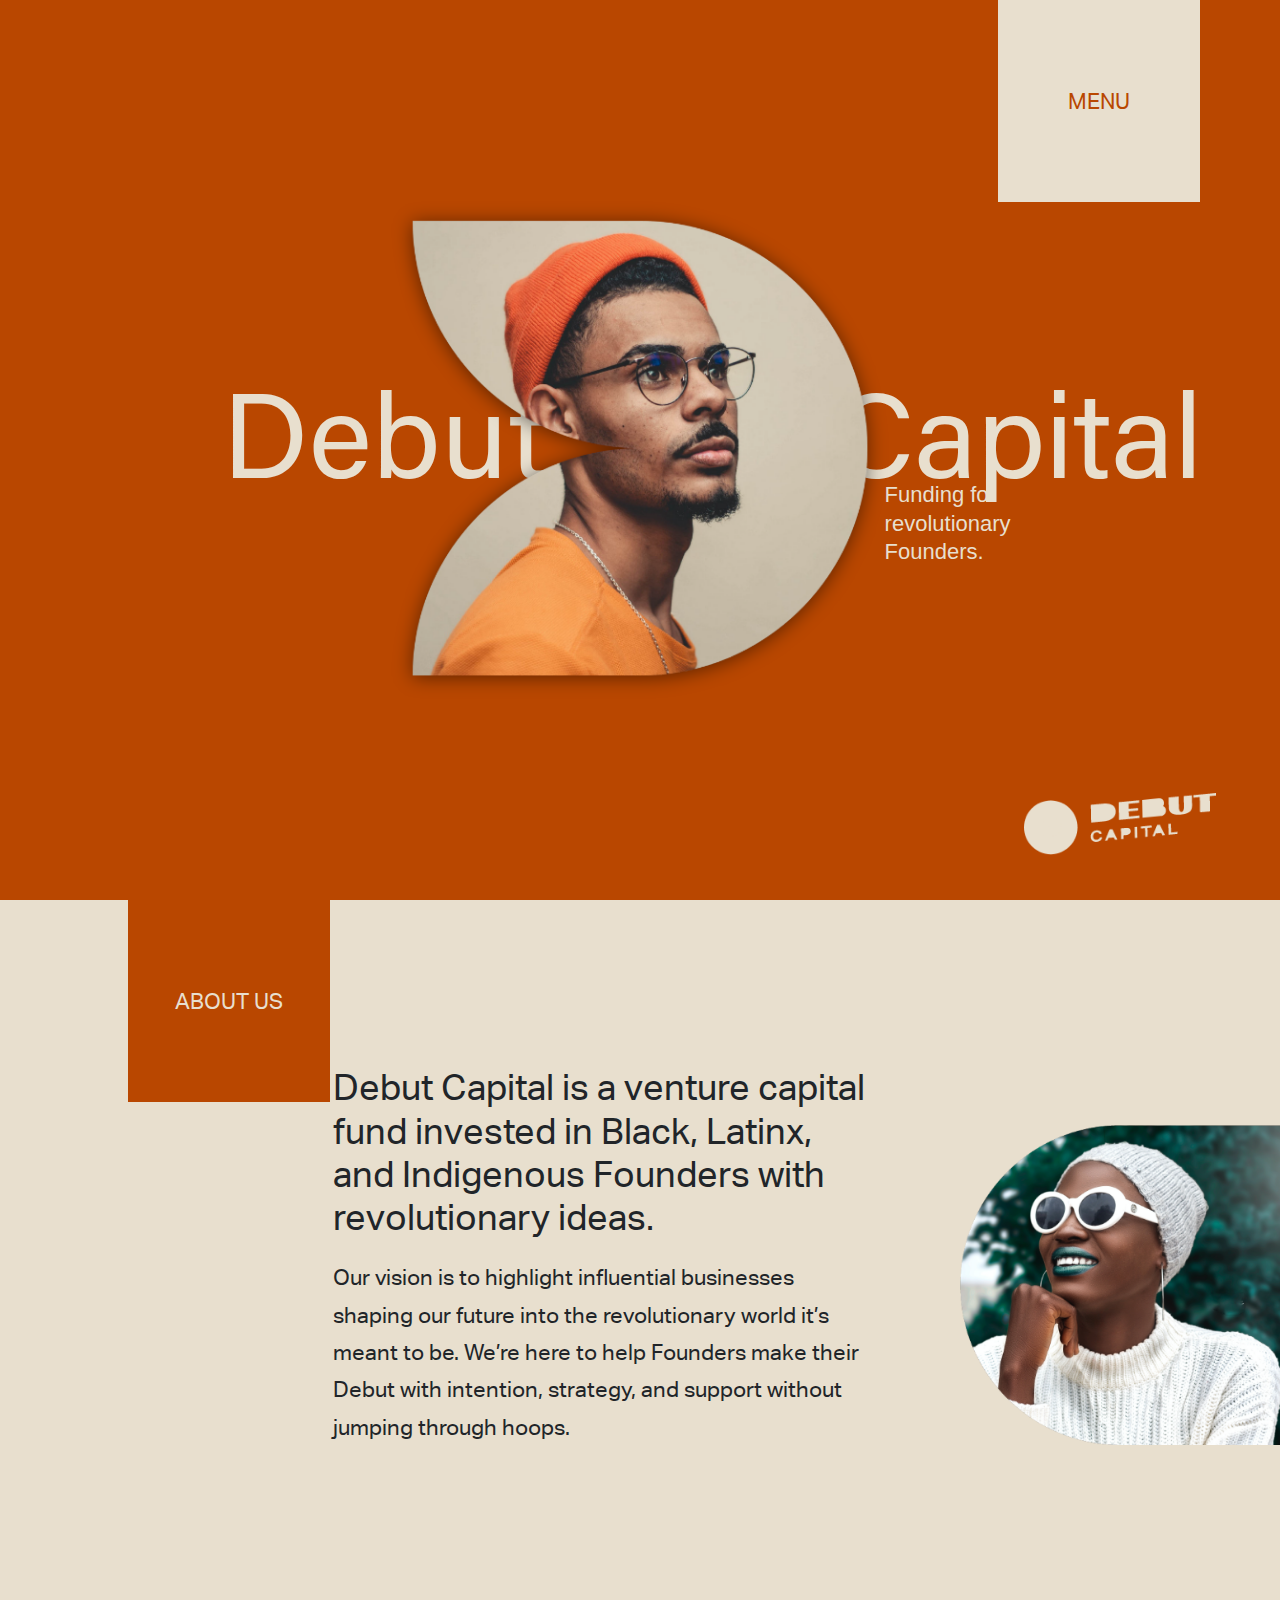
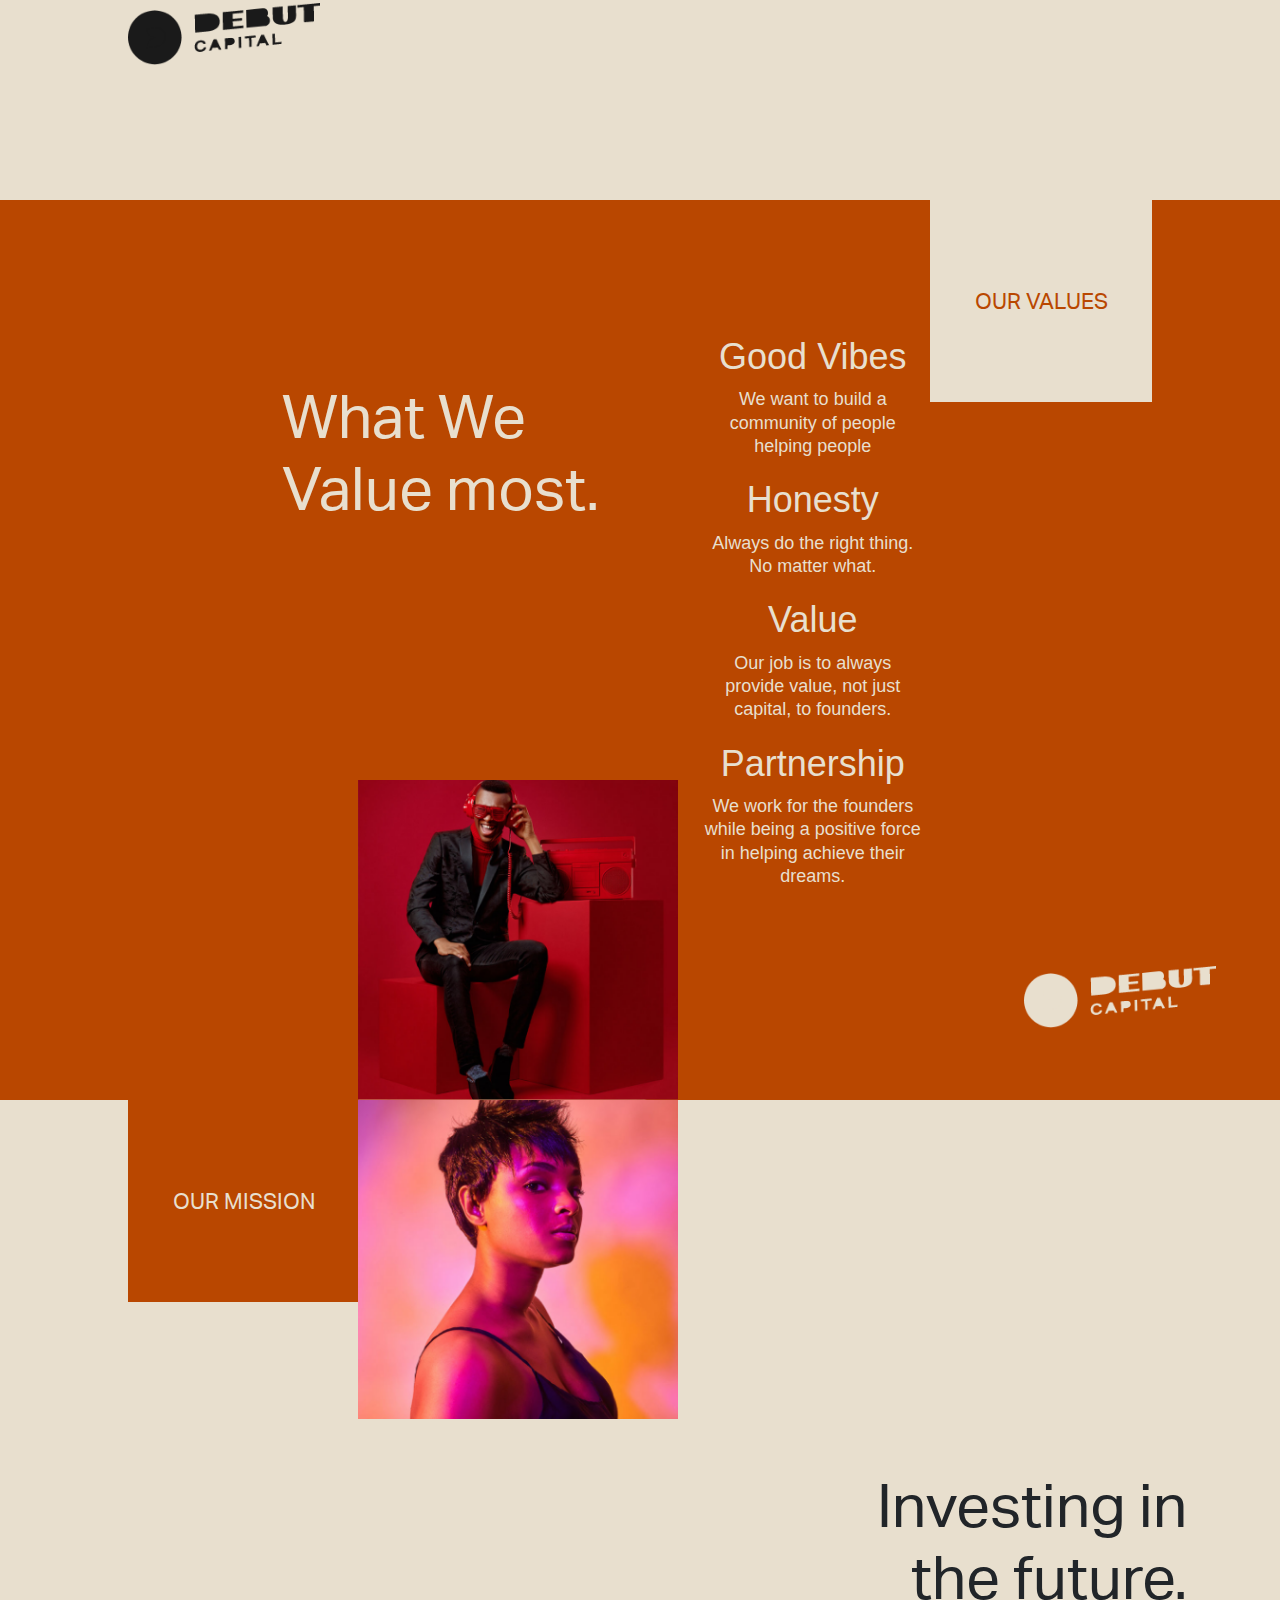
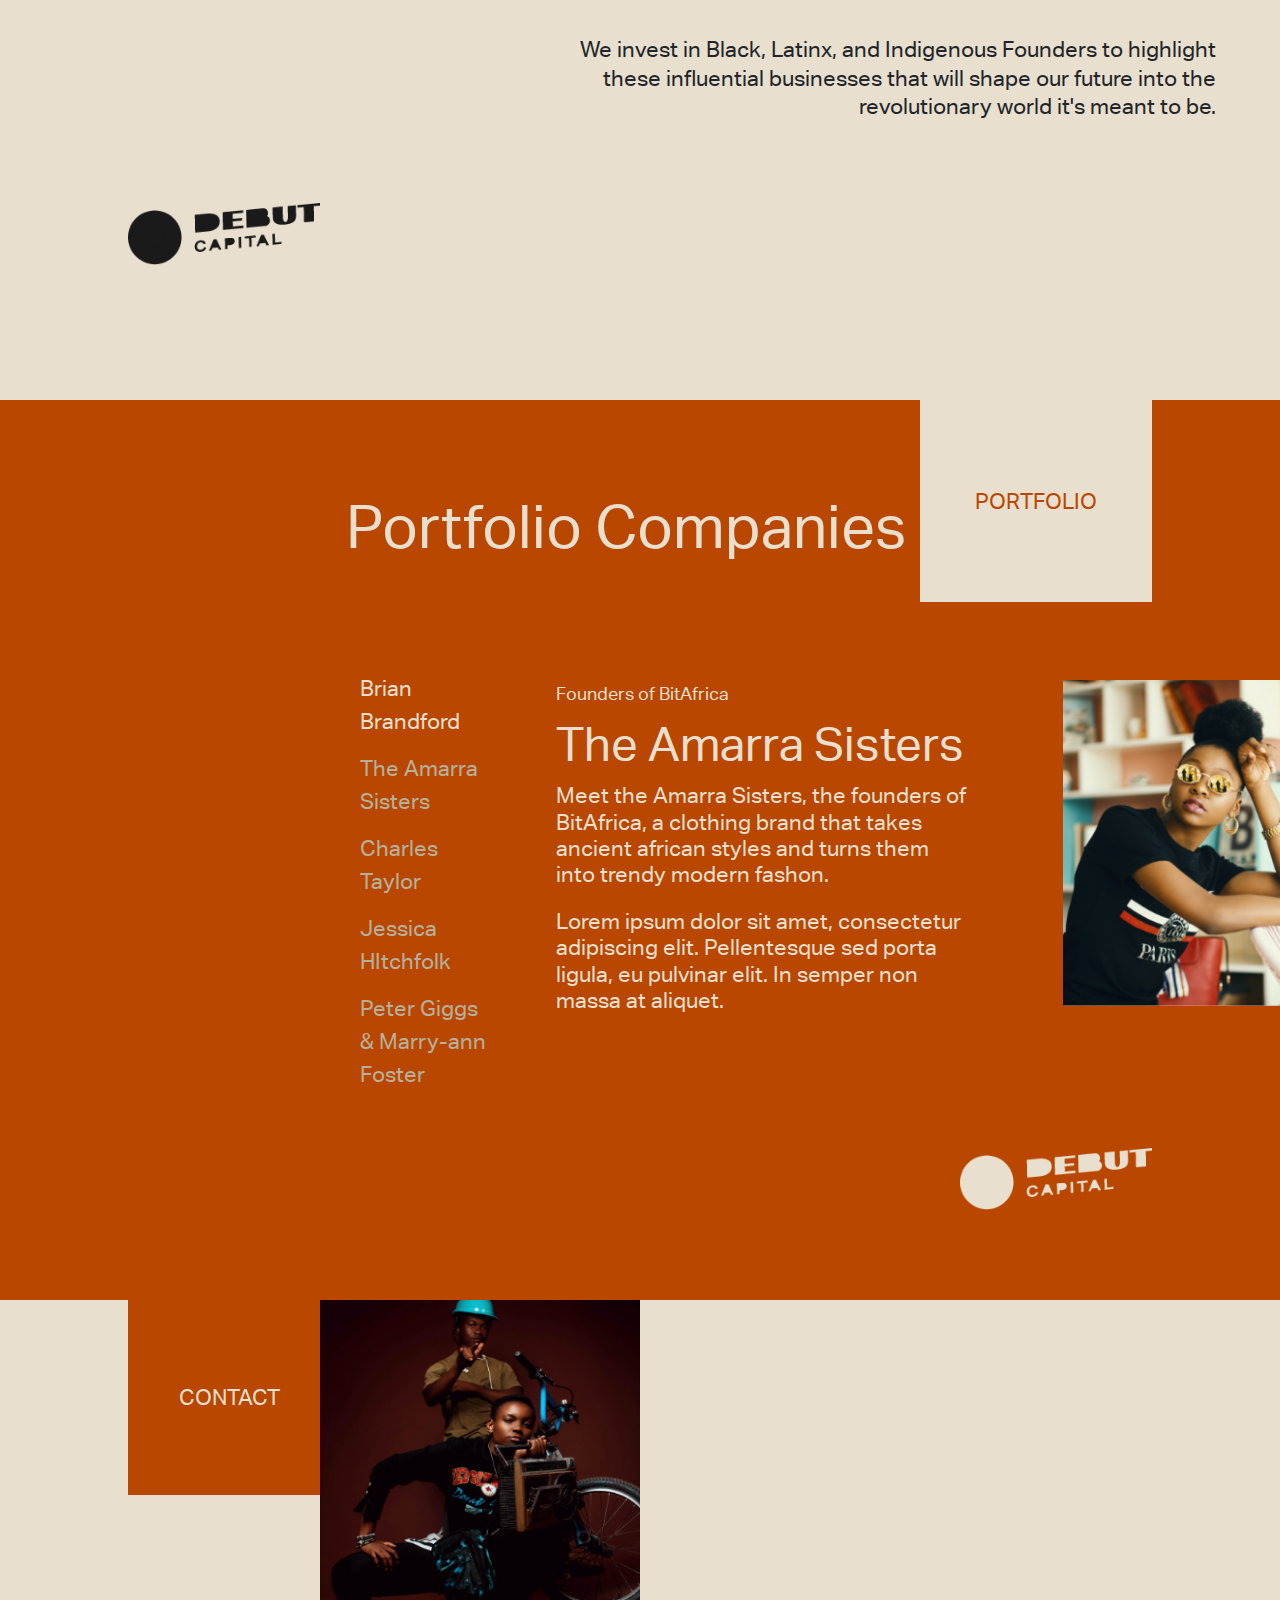
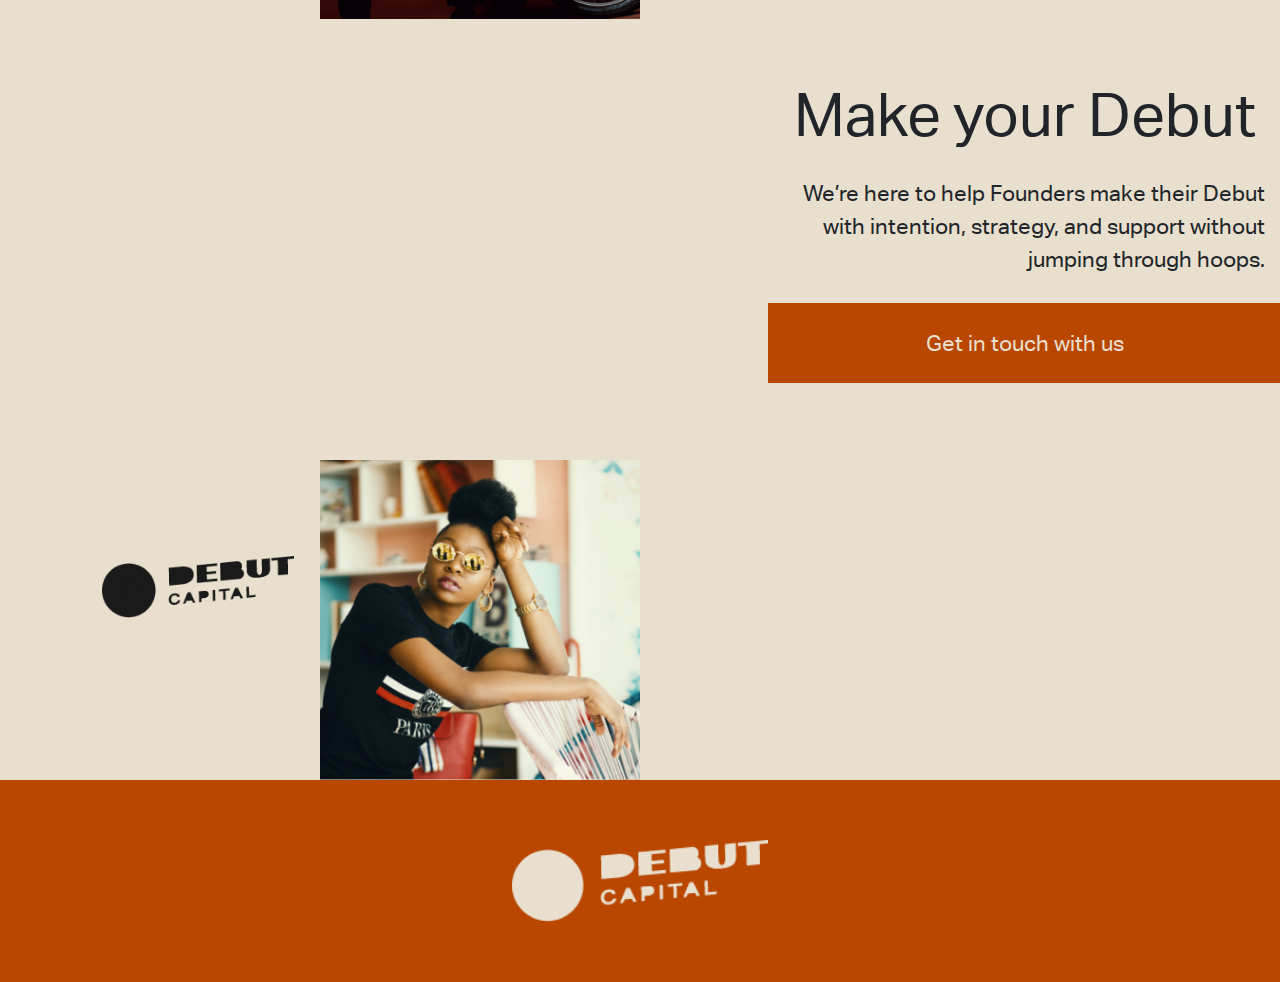
<file: index.html>
<!DOCTYPE html>
<html lang="en">
<head>
    <meta charset="UTF-8">
    <meta http-equiv="X-UA-Compatible" content="IE=edge">
    <meta name="viewport" content="width=device-width, initial-scale=1.0">
    <title>DEBUT</title>
    <link rel="stylesheet" href="./css/bootstrap.min.css">
    <link rel="stylesheet" href="./css/fontawesome-free-5.7.2-web/css/all.min.css">
    <link rel="stylesheet" href="./css/style.css">
    <link rel="stylesheet" href="./css/menu.css">
</head>
<body>
   
    <header>
        
        
         
        <nav >
           
            <ul>
                <li><a href="#" class="active">About us</a></li>
                <li><a href="#">Our values</a></li>
                <li><a href="#">Our mission</a></li>
                <li><a href="#">Portfolio</a></li>
                <li><a href="#">Contact</a></li>
            </ul>
        </nav>
        <div class="menu-toggle"> 
           
            <div class="icon">
                <button>MENU</button>
            </div>
            
           </div>
   </header>
      



    <div class="hero">
        <h1>Debut <span>Capital</span></h1>
        <img src="./img/Asset 2@2x.png" alt="" id="hero-img">
        <p>Funding for
            revolutionary Founders.</p>
            <img src="./img/logo2.png" alt="" class="logo">
    </div>

    <section class="about">
         <button>ABOUT US</button>
       <div class="inner">
        <h4>Debut Capital is a venture capital fund invested in Black, Latinx,
            and Indigenous Founders with revolutionary ideas.
           </h4>
       <p>Our vision is to highlight influential businesses shaping our future into 
           the revolutionary world it’s meant to be. We’re here to help Founders
            make their Debut with intention, strategy, and support
             without jumping through hoops.
           </p>
       </div>
        <img src="./img/a3.png" alt="" id="about-img">
        <img src="./img/logo-1.png" alt="" class="logo">
    </section>


    <section class="values">
        <button>OUR VALUES</button>
        <h2>What We
            Value most.</h2>
        <div class="inner">
            <h3>Good Vibes</h3>
            <p>We want to build a community of people helping people</p>
            <h3>Honesty</h3>
            <p>Always do the right thing.
                No matter what.</p>
            <h3>Value</h3>
            <p>Our job is to always provide value, not just capital, to founders.</p>
            <h3>Partnership</h3>
            <p>We work for the founders while being a positive force in helping achieve their dreams.</p>
        </div>
        <img src="./img/values.png" alt="" id="values">
        <img src="./img/logo2.png" alt="" class="logo">
    </section>

    <section class="mission">
        <button>OUR MISSION</button>
        <img src="./img/a2.png" alt="" id="miss-img">
        <div class="inner">
            <h3>Investing in
                the future.</h3>
                <p>We invest in Black, Latinx, and Indigenous Founders to highlight these influential businesses that will shape our future into the
                revolutionary world it's meant to be.</p>
        </div>
        <img src="./img/logo-1.png" alt="" class="logo">
    </section>


 

    <section class="portfolio">
        <h2>Portfolio Companies</h2>
        <button>PORTFOLIO</button>
       
        <div class="tabs">
        <div class="tab-header">
            <div class="active">
                <p>Brian Brandford</p>
            </div>
            <div>
                <p>The Amarra Sisters</p>
            </div>
            <div>
                <p>Charles Taylor</p>
            </div>
            <div>
                <p>Jessica
                    HItchfolk</p>
            </div>
            <div>
                <p>Peter Giggs &
                    Marry-ann Foster</p>
            </div>
        </div> 
        <div class="tab-indicator"></div>
        <div class="tab-content">
            <div class="active">
                <p>Founders of BitAfrica</p>
                <h3>The Amarra Sisters</h3>
                <p class="p">Meet the Amarra Sisters, the founders of BitAfrica,
                     a clothing brand that
                     takes ancient african styles and turns 
                     them into trendy modern fashon. </p>
                <p class="p">Lorem ipsum dolor sit amet, consectetur
                          adipiscing elit. Pellentesque sed porta
                          ligula, eu pulvinar elit. In semper non massa at aliquet. </p>

                          <img src="./img/Acr-1.png" alt="" class="port-img">
            </div>

            <div>
                <p>Founders of BitAfrica</p>
                <h3>The Amarra Sisters</h3>
                <p class="p">Meet the Amarra Sisters, the founders of BitAfrica,
                    a clothing brand that
                    takes ancient african styles and turns 
                    them into trendy modern fashon. </p>
               <p class="p">Lorem ipsum dolor sit amet, consectetur
                         adipiscing elit. Pellentesque sed porta
                         ligula, eu pulvinar elit. In semper non massa at aliquet. </p>
                         <img src="./img/Acr12388120090048-2971913.png" alt="" class="port-img">
            </div>

            <div>
               <p>Founders of BitAfrica</p>
                <h3>The Amarra Sisters</h3>
                <p class="p">Meet the Amarra Sisters, the founders of BitAfrica,
                    a clothing brand that
                    takes ancient african styles and turns 
                    them into trendy modern fashon. </p>
               <p class="p">Lorem ipsum dolor sit amet, consectetur
                         adipiscing elit. Pellentesque sed porta
                         ligula, eu pulvinar elit. In semper non massa at aliquet. </p>
                         <img src="./img/a2.png" alt="" class="port-img">
            </div>

            <div>
                <p>Founders of BitAfrica</p>
                 <h3>The Amarra Sisters</h3>
                 <p class="p">Meet the Amarra Sisters, the founders of BitAfrica,
                    a clothing brand that
                    takes ancient african styles and turns 
                    them into trendy modern fashon. </p>
               <p class="p">Lorem ipsum dolor sit amet, consectetur
                         adipiscing elit. Pellentesque sed porta
                         ligula, eu pulvinar elit. In semper non massa at aliquet. </p>
                         <img src="./img/a-1.png" alt="" class="port-img">
             </div>

             <div>
                <p>Founders of BitAfrica</p>
                 <h3>The Amarra Sisters</h3>
                 <p class="p">Meet the Amarra Sisters, the founders of BitAfrica,
                    a clothing brand that
                    takes ancient african styles and turns 
                    them into trendy modern fashon. </p>
               <p class="p">Lorem ipsum dolor sit amet, consectetur
                         adipiscing elit. Pellentesque sed porta
                         ligula, eu pulvinar elit. In semper non massa at aliquet. </p>
                         <img src="./img/values.png" alt="" class="port-img">
             </div>
        </div>
    
    
</div>

    <img src="./img/logo2.png" alt="" class="logo">
    </section>


 <section class="contact">
     <a href="" class="btn btn-lg">CONTACT</a>
     <img src="./img/a-1.png" alt="" id="img">
     <div class="inner">
         <h2>Make your Debut</h2>
         <p>
            We’re here to help Founders make their Debut with intention, 
            strategy, and support without jumping through hoops. 
         </p>
         <button>Get in touch with us</button>
     </div>

     <img src="./img/Acr-1.png" alt="" class="girl">
     <img src="./img/logo-1.png" alt="" class="logo">
 </section>

    <footer>
        <img src="./img/logo2.png" alt="">
    </footer>

    <script src="./js/jquery-3.3.1.min.js"></script>
    <script src="./js/bootstrap.min.js"></script>
    <script src="./js/main.js"></script>
</body>
</html>
</file>
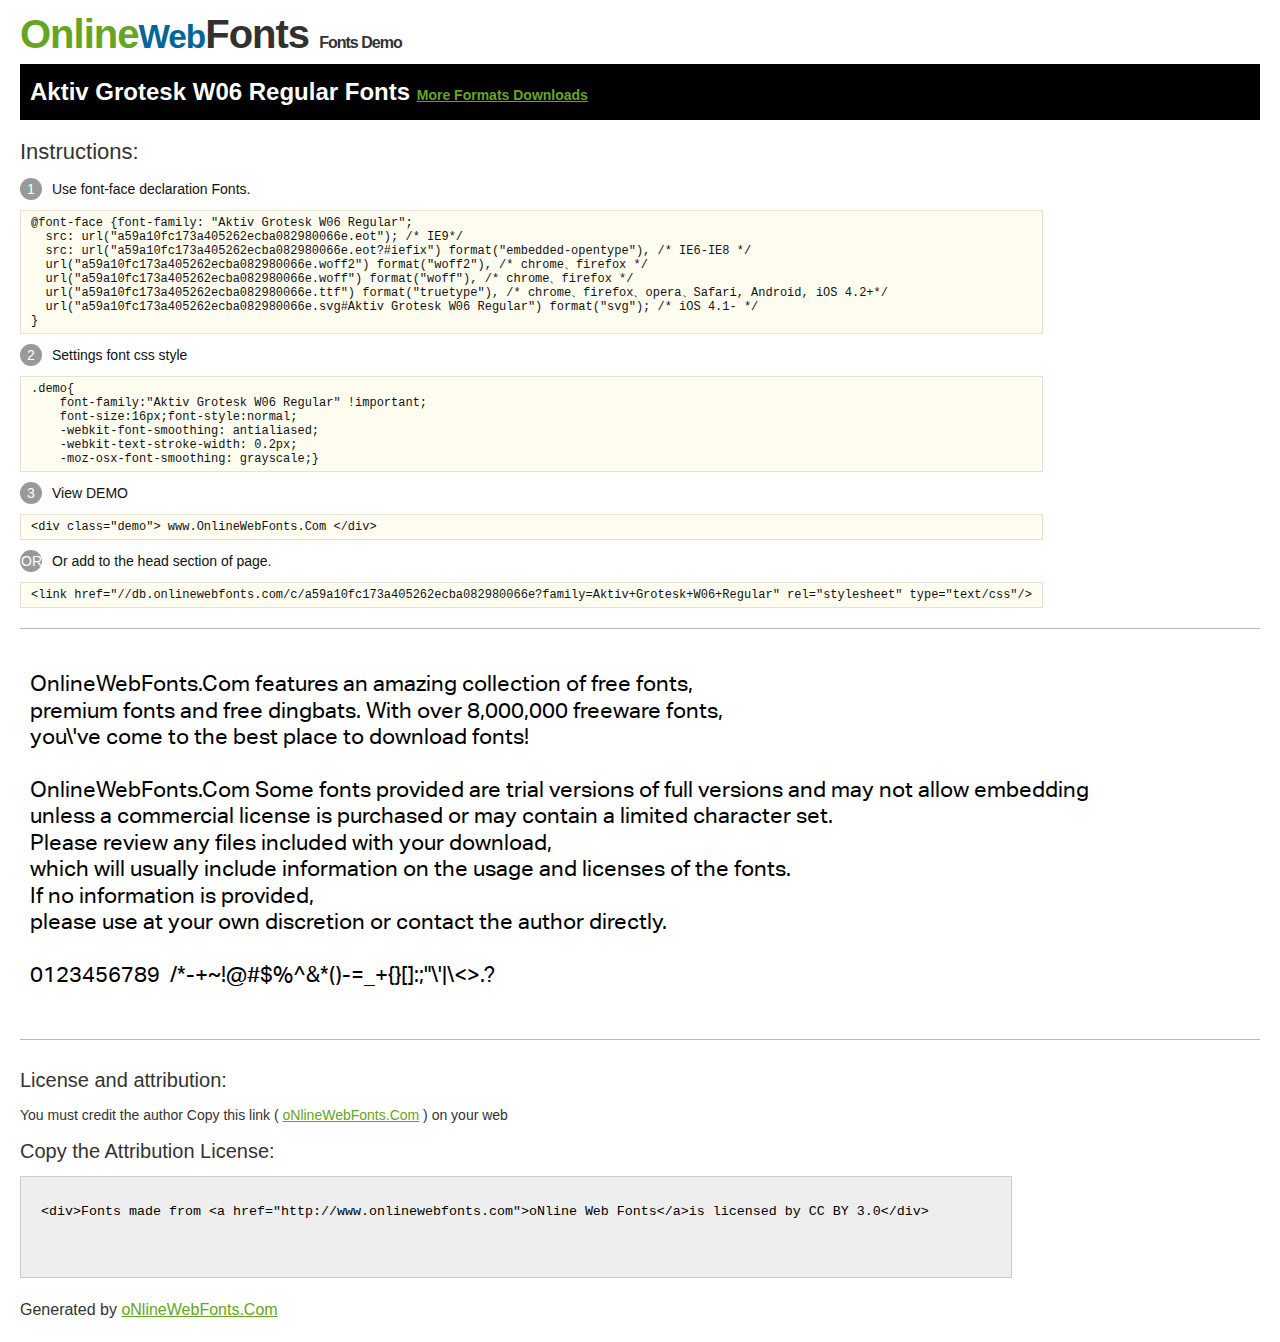
<file: css/fonts/Aktiv Grotesk W06 Regular/@font-face/Demo.html>
<!DOCTYPE html>
<html>
<head>
<meta charset="utf-8"/>
<title>Aktiv Grotesk W06 Regular Font - OnlineWebFonts.COM</title>
<style type="text/css">
@font-face {font-family: "Aktiv Grotesk W06 Regular";
  src: url("a59a10fc173a405262ecba082980066e.eot"); /* IE9*/
  src: url("a59a10fc173a405262ecba082980066e.eot?#iefix") format("embedded-opentype"), /* IE6-IE8 */
  url("a59a10fc173a405262ecba082980066e.woff2") format("woff2"), /* chrome、firefox */
  url("a59a10fc173a405262ecba082980066e.woff") format("woff"), /* chrome、firefox */
  url("a59a10fc173a405262ecba082980066e.ttf") format("truetype"), /* chrome、firefox、opera、Safari, Android, iOS 4.2+*/
  url("a59a10fc173a405262ecba082980066e.svg#Aktiv Grotesk W06 Regular") format("svg"); /* iOS 4.1- */
}
*{margin:0;padding:0;list-style:none;}pre{border:solid 1px #e7e1cd;background-color:#fffdef;overflow:auto;font-size:12px;line-height:14px;margin-top:10px;margin-right:0;margin-bottom:10px;margin-left:0;padding-top:5px;padding-right:10px;padding-bottom:5px;padding-left:10px;}.demo pre{color:#000;line-height: 1.2em;font-family:"Aktiv Grotesk W06 Regular"!important;font-size:22px;background-color:#FFF;border-top-width:0px;border-right-width:0px;border-bottom-width:0px;border-left-width:0px;}body{font-family:sans-serif;line-height:1.5;font-size:16px;padding:20px;color:#333;}:hover,:before,:after{-webkit-transition:all 0.1s ease-in;-moz-transition:all 0.1s ease-in;-ms-transition:all 0.1s ease-in;-o-transition:all 0.1s ease-in;transition:all 0.1s ease-in;}*{-moz-box-sizing:border-box;-webkit-box-sizing:border-box;box-sizing:border-box;margin:0;padding:0;}a{color:#66A523;}h1.logo{font-size:40px;letter-spacing:-1px;margin-top:-16px;}h1.logo strong{font-size:16px;font-family:sans-serif;color:#333;}h1.logo a{color:#34302d;text-decoration:none;}h1.logo a span{color:#66A523;}h1.logo a small{color:#006699;}.info{float:left;font-size:14px;margin-top:15px;}.info ul{margin-left:0px;color:#111;margin-bottom:20px;}.info .exs{font-size:12px;color:#666;margin-left:35px;display:block;}.info ul li{margin-top:10px;list-style:none;}.info .numno{color:#fff;border-radius:20px;padding:1px;display:inline-block;width:22px;height:22px;text-align:center;margin-right:10px;background-color:#999999;}.info ul strong{font-weight:normal;color:#000;}.info .inst{font-size:22px;margin-bottom:10px;}.demo{float:left;width:100%;height:auto;border-top-width:1px;border-top-style:solid;border-top-color:#bbb;border-bottom-width:1px;border-bottom-style:solid;border-bottom-color:#bbb;padding-bottom:10px;}.demo .demo_svg{float:left;height:auto;width:100px;margin-right:5px;margin-left:5px;margin-bottom:10px;}.demo .demo_svg i{float:left;height:80px;width:80px;text-align:center;font-size:40px;margin-left:10px;line-height:80px;color:#777;}.demo .demo_svg .code{float:left;height:20px;width:100%;overflow:hidden;text-align:center;line-height:20px;font-size:11px;color:#666;}.demo .demo_svg .txt{float:left;height:20px;width:100%;font-size:11px;text-align:center;white-space:nowrap;overflow:hidden;line-height:20px;}.demo .demo_svg:hover i{font-size:60px;color:#333;}.by{padding-top:15px;float:left;width:100%;margin-top:10px;margin-right:0;margin-bottom:10px;margin-left:0;}.by{margin-bottom:10px;font-size:20px;}.by .attr{font-size:14px;color:#333;padding-top:10px;padding-bottom:10px;}textarea{width:80%;height:auto;border:1px solid #CCC;resize:none;background:#EEE;padding:20px;float:left;margin-top:10px;line-height:30px;}#footer{float:left;width:100%;margin-top:10px;padding-bottom:20px;}h2{background-color:#000;padding-top:10px;padding-bottom:10px;padding-left:10px;color:#FFF;}
</style>
</head>
<body>
<h1 class="logo"> <a href="http://www.onlinewebfonts.com/"> <span>Online</span><small>Web</small>Fonts</a> <strong>Fonts Demo</strong></h1>
<h2>
Aktiv Grotesk W06 Regular Fonts <a style="font-size:14px;" href="http://www.onlinewebfonts.com/download/a59a10fc173a405262ecba082980066e" target="_blank">More Formats Downloads</a></h2>
<div class="info">
  <div class="inst">Instructions:</div>
  <ul>
    <li>
      <p> <span class="numno">1</span>Use font-face declaration Fonts.<br />
        <span class="exs">
        <pre>
@font-face {font-family: "Aktiv Grotesk W06 Regular";
  src: url("a59a10fc173a405262ecba082980066e.eot"); /* IE9*/
  src: url("a59a10fc173a405262ecba082980066e.eot?#iefix") format("embedded-opentype"), /* IE6-IE8 */
  url("a59a10fc173a405262ecba082980066e.woff2") format("woff2"), /* chrome、firefox */
  url("a59a10fc173a405262ecba082980066e.woff") format("woff"), /* chrome、firefox */
  url("a59a10fc173a405262ecba082980066e.ttf") format("truetype"), /* chrome、firefox、opera、Safari, Android, iOS 4.2+*/
  url("a59a10fc173a405262ecba082980066e.svg#Aktiv Grotesk W06 Regular") format("svg"); /* iOS 4.1- */
}
</pre>
      </span> 
    </li>
    <li>
      <p> <span class="numno">2</span>Settings font css style <br />
      <span class="exs">
<pre>
.demo{
    font-family:"Aktiv Grotesk W06 Regular" !important;
    font-size:16px;font-style:normal;
    -webkit-font-smoothing: antialiased;
    -webkit-text-stroke-width: 0.2px;
    -moz-osx-font-smoothing: grayscale;}
</pre>
      </span> 
    </li>
    <li>
      <p> <span class="numno">3</span>View DEMO <br />
      <span class="exs"><pre>
&lt;div class="demo"&gt; www.OnlineWebFonts.Com &lt;/div&gt;
</pre></span> 
    </li>
    <li>
      <p> <span class="numno">OR</span>Or add to the head section of page. <br />
      <span class="exs"><pre>
&lt;link href="//db.onlinewebfonts.com/c/a59a10fc173a405262ecba082980066e?family=Aktiv+Grotesk+W06+Regular" rel="stylesheet" type="text/css"/&gt;
</pre></span> 
    </li>
  </ul>
</div>
<div class="demo">
<pre>

OnlineWebFonts.Com features an amazing collection of free fonts,
premium fonts and free dingbats. With over 8,000,000 freeware fonts, 
you\'ve come to the best place to download fonts! 

OnlineWebFonts.Com Some fonts provided are trial versions of full versions and may not allow embedding 
unless a commercial license is purchased or may contain a limited character set. 
Please review any files included with your download, 
which will usually include information on the usage and licenses of the fonts. 
If no information is provided, 
please use at your own discretion or contact the author directly. 

0123456789  /*-+~!@#$%^&*()-=_+{}[]:;"\'|\<>.?

</pre>
</div>

<div class="by">
<div class="by_title">License and attribution:</div>
<div class="attr">You must credit the author Copy this link ( <a href="http://www.onlinewebfonts.com" target="_blank">oNlineWebFonts.Com</a> ) on your web </div><div class="usetitle">Copy the Attribution License:</div>
<textarea onclick="this.focus();this.select();">&lt;div&gt;Fonts made from &lt;a href="http://www.onlinewebfonts.com"&gt;oNline Web Fonts&lt;/a&gt;is licensed by CC BY 3.0&lt;/div&gt;</textarea>
</div>
<div id="footer">
    <div>Generated by <a href="http://www.onlinewebfonts.com" target="_blank">oNlineWebFonts.Com</a></div>
</div>
</body>
</html>
</file>
<file: css/menu.css>
header{
    position: relative;
    top: 0;
    left: 0;
    padding: 0 100px;
    width: 100%;
    box-sizing: border-box;
    z-index: 4;
    
}



header nav{
  float: right;
  background-color:#b94700c9;
 
}


header nav ul{
    margin: 0;
    padding: 0;
    display: flex;
}

header nav ul li{
    list-style: none;
}

header nav ul li a {
    height: 50px;
    line-height: 50px;
    padding: 0 20px;
    color: black;
    text-decoration: none;
    display: block;
}

.menu-toggle{
    color: black;
    float: right;
    display: none;
    cursor: pointer;
    
}


header .menu-toggle .icon button{
    font-size: 18px;
    color: #B94700;
    height: 100px;
    width: 100px;
    border: #E8DFCE;
    position: absolute;
    top: 0px;
    right: 50px;
    outline: none;
    z-index: 5;
    font-family: 'regular';
    background-color: #E8DFCE;
}



@media(min-width:320px){
    header{
        padding: 0 20px;
    }
   
   
    .menu-toggle{
        display: block;
        z-index: -1;
    }

    header nav{
        position: absolute;
        width: 100%;
        height: calc(100vh - 50px);
        z-index: 2;
        left: -100%;
        transition: 0.5s;
       
    }

    header nav.active{
        left: 0;
    }

    header nav ul{display: block;
    text-align: center;}

    header nav ul li a{
        color: #E8DFCE;
    }
}


@media(min-width:992px){
    header nav ul li a{
        font-size: 22px;
        font-family: 'regular';
        margin: 60px 0;
    }

    
}

@media(min-width:1200px){
    
  header .menu-toggle .icon button{
    font-size: 22px;
    color: #B94700;
    height: 202px;
    width: 202px;
    border: #E8DFCE;
    position: absolute;
    top: 0px;
    right: 80px;
  }

   header .menu-toggle .icon{
       right:112px
   }

  
}
</file>
<file: css/fontawesome-free-5.7.2-web/css/all.min.css>
.fa,.fab,.fal,.far,.fas{-moz-osx-font-smoothing:grayscale;-webkit-font-smoothing:antialiased;display:inline-block;font-style:normal;font-variant:normal;text-rendering:auto;line-height:1}.fa-lg{font-size:1.33333em;line-height:.75em;vertical-align:-.0667em}.fa-xs{font-size:.75em}.fa-sm{font-size:.875em}.fa-1x{font-size:1em}.fa-2x{font-size:2em}.fa-3x{font-size:3em}.fa-4x{font-size:4em}.fa-5x{font-size:5em}.fa-6x{font-size:6em}.fa-7x{font-size:7em}.fa-8x{font-size:8em}.fa-9x{font-size:9em}.fa-10x{font-size:10em}.fa-fw{text-align:center;width:1.25em}.fa-ul{list-style-type:none;margin-left:2.5em;padding-left:0}.fa-ul>li{position:relative}.fa-li{left:-2em;position:absolute;text-align:center;width:2em;line-height:inherit}.fa-border{border:.08em solid #eee;border-radius:.1em;padding:.2em .25em .15em}.fa-pull-left{float:left}.fa-pull-right{float:right}.fa.fa-pull-left,.fab.fa-pull-left,.fal.fa-pull-left,.far.fa-pull-left,.fas.fa-pull-left{margin-right:.3em}.fa.fa-pull-right,.fab.fa-pull-right,.fal.fa-pull-right,.far.fa-pull-right,.fas.fa-pull-right{margin-left:.3em}.fa-spin{animation:fa-spin 2s infinite linear}.fa-pulse{animation:fa-spin 1s infinite steps(8)}@keyframes fa-spin{0%{transform:rotate(0deg)}to{transform:rotate(1turn)}}.fa-rotate-90{-ms-filter:"progid:DXImageTransform.Microsoft.BasicImage(rotation=1)";transform:rotate(90deg)}.fa-rotate-180{-ms-filter:"progid:DXImageTransform.Microsoft.BasicImage(rotation=2)";transform:rotate(180deg)}.fa-rotate-270{-ms-filter:"progid:DXImageTransform.Microsoft.BasicImage(rotation=3)";transform:rotate(270deg)}.fa-flip-horizontal{-ms-filter:"progid:DXImageTransform.Microsoft.BasicImage(rotation=0, mirror=1)";transform:scaleX(-1)}.fa-flip-vertical{transform:scaleY(-1)}.fa-flip-both,.fa-flip-horizontal.fa-flip-vertical,.fa-flip-vertical{-ms-filter:"progid:DXImageTransform.Microsoft.BasicImage(rotation=2, mirror=1)"}.fa-flip-both,.fa-flip-horizontal.fa-flip-vertical{transform:scale(-1)}:root .fa-flip-both,:root .fa-flip-horizontal,:root .fa-flip-vertical,:root .fa-rotate-90,:root .fa-rotate-180,:root .fa-rotate-270{filter:none}.fa-stack{display:inline-block;height:2em;line-height:2em;position:relative;vertical-align:middle;width:2.5em}.fa-stack-1x,.fa-stack-2x{left:0;position:absolute;text-align:center;width:100%}.fa-stack-1x{line-height:inherit}.fa-stack-2x{font-size:2em}.fa-inverse{color:#fff}.fa-500px:before{content:"\f26e"}.fa-accessible-icon:before{content:"\f368"}.fa-accusoft:before{content:"\f369"}.fa-acquisitions-incorporated:before{content:"\f6af"}.fa-ad:before{content:"\f641"}.fa-address-book:before{content:"\f2b9"}.fa-address-card:before{content:"\f2bb"}.fa-adjust:before{content:"\f042"}.fa-adn:before{content:"\f170"}.fa-adobe:before{content:"\f778"}.fa-adversal:before{content:"\f36a"}.fa-affiliatetheme:before{content:"\f36b"}.fa-air-freshener:before{content:"\f5d0"}.fa-algolia:before{content:"\f36c"}.fa-align-center:before{content:"\f037"}.fa-align-justify:before{content:"\f039"}.fa-align-left:before{content:"\f036"}.fa-align-right:before{content:"\f038"}.fa-alipay:before{content:"\f642"}.fa-allergies:before{content:"\f461"}.fa-amazon:before{content:"\f270"}.fa-amazon-pay:before{content:"\f42c"}.fa-ambulance:before{content:"\f0f9"}.fa-american-sign-language-interpreting:before{content:"\f2a3"}.fa-amilia:before{content:"\f36d"}.fa-anchor:before{content:"\f13d"}.fa-android:before{content:"\f17b"}.fa-angellist:before{content:"\f209"}.fa-angle-double-down:before{content:"\f103"}.fa-angle-double-left:before{content:"\f100"}.fa-angle-double-right:before{content:"\f101"}.fa-angle-double-up:before{content:"\f102"}.fa-angle-down:before{content:"\f107"}.fa-angle-left:before{content:"\f104"}.fa-angle-right:before{content:"\f105"}.fa-angle-up:before{content:"\f106"}.fa-angry:before{content:"\f556"}.fa-angrycreative:before{content:"\f36e"}.fa-angular:before{content:"\f420"}.fa-ankh:before{content:"\f644"}.fa-app-store:before{content:"\f36f"}.fa-app-store-ios:before{content:"\f370"}.fa-apper:before{content:"\f371"}.fa-apple:before{content:"\f179"}.fa-apple-alt:before{content:"\f5d1"}.fa-apple-pay:before{content:"\f415"}.fa-archive:before{content:"\f187"}.fa-archway:before{content:"\f557"}.fa-arrow-alt-circle-down:before{content:"\f358"}.fa-arrow-alt-circle-left:before{content:"\f359"}.fa-arrow-alt-circle-right:before{content:"\f35a"}.fa-arrow-alt-circle-up:before{content:"\f35b"}.fa-arrow-circle-down:before{content:"\f0ab"}.fa-arrow-circle-left:before{content:"\f0a8"}.fa-arrow-circle-right:before{content:"\f0a9"}.fa-arrow-circle-up:before{content:"\f0aa"}.fa-arrow-down:before{content:"\f063"}.fa-arrow-left:before{content:"\f060"}.fa-arrow-right:before{content:"\f061"}.fa-arrow-up:before{content:"\f062"}.fa-arrows-alt:before{content:"\f0b2"}.fa-arrows-alt-h:before{content:"\f337"}.fa-arrows-alt-v:before{content:"\f338"}.fa-artstation:before{content:"\f77a"}.fa-assistive-listening-systems:before{content:"\f2a2"}.fa-asterisk:before{content:"\f069"}.fa-asymmetrik:before{content:"\f372"}.fa-at:before{content:"\f1fa"}.fa-atlas:before{content:"\f558"}.fa-atlassian:before{content:"\f77b"}.fa-atom:before{content:"\f5d2"}.fa-audible:before{content:"\f373"}.fa-audio-description:before{content:"\f29e"}.fa-autoprefixer:before{content:"\f41c"}.fa-avianex:before{content:"\f374"}.fa-aviato:before{content:"\f421"}.fa-award:before{content:"\f559"}.fa-aws:before{content:"\f375"}.fa-baby:before{content:"\f77c"}.fa-baby-carriage:before{content:"\f77d"}.fa-backspace:before{content:"\f55a"}.fa-backward:before{content:"\f04a"}.fa-bacon:before{content:"\f7e5"}.fa-balance-scale:before{content:"\f24e"}.fa-ban:before{content:"\f05e"}.fa-band-aid:before{content:"\f462"}.fa-bandcamp:before{content:"\f2d5"}.fa-barcode:before{content:"\f02a"}.fa-bars:before{content:"\f0c9"}.fa-baseball-ball:before{content:"\f433"}.fa-basketball-ball:before{content:"\f434"}.fa-bath:before{content:"\f2cd"}.fa-battery-empty:before{content:"\f244"}.fa-battery-full:before{content:"\f240"}.fa-battery-half:before{content:"\f242"}.fa-battery-quarter:before{content:"\f243"}.fa-battery-three-quarters:before{content:"\f241"}.fa-bed:before{content:"\f236"}.fa-beer:before{content:"\f0fc"}.fa-behance:before{content:"\f1b4"}.fa-behance-square:before{content:"\f1b5"}.fa-bell:before{content:"\f0f3"}.fa-bell-slash:before{content:"\f1f6"}.fa-bezier-curve:before{content:"\f55b"}.fa-bible:before{content:"\f647"}.fa-bicycle:before{content:"\f206"}.fa-bimobject:before{content:"\f378"}.fa-binoculars:before{content:"\f1e5"}.fa-biohazard:before{content:"\f780"}.fa-birthday-cake:before{content:"\f1fd"}.fa-bitbucket:before{content:"\f171"}.fa-bitcoin:before{content:"\f379"}.fa-bity:before{content:"\f37a"}.fa-black-tie:before{content:"\f27e"}.fa-blackberry:before{content:"\f37b"}.fa-blender:before{content:"\f517"}.fa-blender-phone:before{content:"\f6b6"}.fa-blind:before{content:"\f29d"}.fa-blog:before{content:"\f781"}.fa-blogger:before{content:"\f37c"}.fa-blogger-b:before{content:"\f37d"}.fa-bluetooth:before{content:"\f293"}.fa-bluetooth-b:before{content:"\f294"}.fa-bold:before{content:"\f032"}.fa-bolt:before{content:"\f0e7"}.fa-bomb:before{content:"\f1e2"}.fa-bone:before{content:"\f5d7"}.fa-bong:before{content:"\f55c"}.fa-book:before{content:"\f02d"}.fa-book-dead:before{content:"\f6b7"}.fa-book-medical:before{content:"\f7e6"}.fa-book-open:before{content:"\f518"}.fa-book-reader:before{content:"\f5da"}.fa-bookmark:before{content:"\f02e"}.fa-bowling-ball:before{content:"\f436"}.fa-box:before{content:"\f466"}.fa-box-open:before{content:"\f49e"}.fa-boxes:before{content:"\f468"}.fa-braille:before{content:"\f2a1"}.fa-brain:before{content:"\f5dc"}.fa-bread-slice:before{content:"\f7ec"}.fa-briefcase:before{content:"\f0b1"}.fa-briefcase-medical:before{content:"\f469"}.fa-broadcast-tower:before{content:"\f519"}.fa-broom:before{content:"\f51a"}.fa-brush:before{content:"\f55d"}.fa-btc:before{content:"\f15a"}.fa-bug:before{content:"\f188"}.fa-building:before{content:"\f1ad"}.fa-bullhorn:before{content:"\f0a1"}.fa-bullseye:before{content:"\f140"}.fa-burn:before{content:"\f46a"}.fa-buromobelexperte:before{content:"\f37f"}.fa-bus:before{content:"\f207"}.fa-bus-alt:before{content:"\f55e"}.fa-business-time:before{content:"\f64a"}.fa-buysellads:before{content:"\f20d"}.fa-calculator:before{content:"\f1ec"}.fa-calendar:before{content:"\f133"}.fa-calendar-alt:before{content:"\f073"}.fa-calendar-check:before{content:"\f274"}.fa-calendar-day:before{content:"\f783"}.fa-calendar-minus:before{content:"\f272"}.fa-calendar-plus:before{content:"\f271"}.fa-calendar-times:before{content:"\f273"}.fa-calendar-week:before{content:"\f784"}.fa-camera:before{content:"\f030"}.fa-camera-retro:before{content:"\f083"}.fa-campground:before{content:"\f6bb"}.fa-canadian-maple-leaf:before{content:"\f785"}.fa-candy-cane:before{content:"\f786"}.fa-cannabis:before{content:"\f55f"}.fa-capsules:before{content:"\f46b"}.fa-car:before{content:"\f1b9"}.fa-car-alt:before{content:"\f5de"}.fa-car-battery:before{content:"\f5df"}.fa-car-crash:before{content:"\f5e1"}.fa-car-side:before{content:"\f5e4"}.fa-caret-down:before{content:"\f0d7"}.fa-caret-left:before{content:"\f0d9"}.fa-caret-right:before{content:"\f0da"}.fa-caret-square-down:before{content:"\f150"}.fa-caret-square-left:before{content:"\f191"}.fa-caret-square-right:before{content:"\f152"}.fa-caret-square-up:before{content:"\f151"}.fa-caret-up:before{content:"\f0d8"}.fa-carrot:before{content:"\f787"}.fa-cart-arrow-down:before{content:"\f218"}.fa-cart-plus:before{content:"\f217"}.fa-cash-register:before{content:"\f788"}.fa-cat:before{content:"\f6be"}.fa-cc-amazon-pay:before{content:"\f42d"}.fa-cc-amex:before{content:"\f1f3"}.fa-cc-apple-pay:before{content:"\f416"}.fa-cc-diners-club:before{content:"\f24c"}.fa-cc-discover:before{content:"\f1f2"}.fa-cc-jcb:before{content:"\f24b"}.fa-cc-mastercard:before{content:"\f1f1"}.fa-cc-paypal:before{content:"\f1f4"}.fa-cc-stripe:before{content:"\f1f5"}.fa-cc-visa:before{content:"\f1f0"}.fa-centercode:before{content:"\f380"}.fa-centos:before{content:"\f789"}.fa-certificate:before{content:"\f0a3"}.fa-chair:before{content:"\f6c0"}.fa-chalkboard:before{content:"\f51b"}.fa-chalkboard-teacher:before{content:"\f51c"}.fa-charging-station:before{content:"\f5e7"}.fa-chart-area:before{content:"\f1fe"}.fa-chart-bar:before{content:"\f080"}.fa-chart-line:before{content:"\f201"}.fa-chart-pie:before{content:"\f200"}.fa-check:before{content:"\f00c"}.fa-check-circle:before{content:"\f058"}.fa-check-double:before{content:"\f560"}.fa-check-square:before{content:"\f14a"}.fa-cheese:before{content:"\f7ef"}.fa-chess:before{content:"\f439"}.fa-chess-bishop:before{content:"\f43a"}.fa-chess-board:before{content:"\f43c"}.fa-chess-king:before{content:"\f43f"}.fa-chess-knight:before{content:"\f441"}.fa-chess-pawn:before{content:"\f443"}.fa-chess-queen:before{content:"\f445"}.fa-chess-rook:before{content:"\f447"}.fa-chevron-circle-down:before{content:"\f13a"}.fa-chevron-circle-left:before{content:"\f137"}.fa-chevron-circle-right:before{content:"\f138"}.fa-chevron-circle-up:before{content:"\f139"}.fa-chevron-down:before{content:"\f078"}.fa-chevron-left:before{content:"\f053"}.fa-chevron-right:before{content:"\f054"}.fa-chevron-up:before{content:"\f077"}.fa-child:before{content:"\f1ae"}.fa-chrome:before{content:"\f268"}.fa-church:before{content:"\f51d"}.fa-circle:before{content:"\f111"}.fa-circle-notch:before{content:"\f1ce"}.fa-city:before{content:"\f64f"}.fa-clinic-medical:before{content:"\f7f2"}.fa-clipboard:before{content:"\f328"}.fa-clipboard-check:before{content:"\f46c"}.fa-clipboard-list:before{content:"\f46d"}.fa-clock:before{content:"\f017"}.fa-clone:before{content:"\f24d"}.fa-closed-captioning:before{content:"\f20a"}.fa-cloud:before{content:"\f0c2"}.fa-cloud-download-alt:before{content:"\f381"}.fa-cloud-meatball:before{content:"\f73b"}.fa-cloud-moon:before{content:"\f6c3"}.fa-cloud-moon-rain:before{content:"\f73c"}.fa-cloud-rain:before{content:"\f73d"}.fa-cloud-showers-heavy:before{content:"\f740"}.fa-cloud-sun:before{content:"\f6c4"}.fa-cloud-sun-rain:before{content:"\f743"}.fa-cloud-upload-alt:before{content:"\f382"}.fa-cloudscale:before{content:"\f383"}.fa-cloudsmith:before{content:"\f384"}.fa-cloudversify:before{content:"\f385"}.fa-cocktail:before{content:"\f561"}.fa-code:before{content:"\f121"}.fa-code-branch:before{content:"\f126"}.fa-codepen:before{content:"\f1cb"}.fa-codiepie:before{content:"\f284"}.fa-coffee:before{content:"\f0f4"}.fa-cog:before{content:"\f013"}.fa-cogs:before{content:"\f085"}.fa-coins:before{content:"\f51e"}.fa-columns:before{content:"\f0db"}.fa-comment:before{content:"\f075"}.fa-comment-alt:before{content:"\f27a"}.fa-comment-dollar:before{content:"\f651"}.fa-comment-dots:before{content:"\f4ad"}.fa-comment-medical:before{content:"\f7f5"}.fa-comment-slash:before{content:"\f4b3"}.fa-comments:before{content:"\f086"}.fa-comments-dollar:before{content:"\f653"}.fa-compact-disc:before{content:"\f51f"}.fa-compass:before{content:"\f14e"}.fa-compress:before{content:"\f066"}.fa-compress-arrows-alt:before{content:"\f78c"}.fa-concierge-bell:before{content:"\f562"}.fa-confluence:before{content:"\f78d"}.fa-connectdevelop:before{content:"\f20e"}.fa-contao:before{content:"\f26d"}.fa-cookie:before{content:"\f563"}.fa-cookie-bite:before{content:"\f564"}.fa-copy:before{content:"\f0c5"}.fa-copyright:before{content:"\f1f9"}.fa-couch:before{content:"\f4b8"}.fa-cpanel:before{content:"\f388"}.fa-creative-commons:before{content:"\f25e"}.fa-creative-commons-by:before{content:"\f4e7"}.fa-creative-commons-nc:before{content:"\f4e8"}.fa-creative-commons-nc-eu:before{content:"\f4e9"}.fa-creative-commons-nc-jp:before{content:"\f4ea"}.fa-creative-commons-nd:before{content:"\f4eb"}.fa-creative-commons-pd:before{content:"\f4ec"}.fa-creative-commons-pd-alt:before{content:"\f4ed"}.fa-creative-commons-remix:before{content:"\f4ee"}.fa-creative-commons-sa:before{content:"\f4ef"}.fa-creative-commons-sampling:before{content:"\f4f0"}.fa-creative-commons-sampling-plus:before{content:"\f4f1"}.fa-creative-commons-share:before{content:"\f4f2"}.fa-creative-commons-zero:before{content:"\f4f3"}.fa-credit-card:before{content:"\f09d"}.fa-critical-role:before{content:"\f6c9"}.fa-crop:before{content:"\f125"}.fa-crop-alt:before{content:"\f565"}.fa-cross:before{content:"\f654"}.fa-crosshairs:before{content:"\f05b"}.fa-crow:before{content:"\f520"}.fa-crown:before{content:"\f521"}.fa-crutch:before{content:"\f7f7"}.fa-css3:before{content:"\f13c"}.fa-css3-alt:before{content:"\f38b"}.fa-cube:before{content:"\f1b2"}.fa-cubes:before{content:"\f1b3"}.fa-cut:before{content:"\f0c4"}.fa-cuttlefish:before{content:"\f38c"}.fa-d-and-d:before{content:"\f38d"}.fa-d-and-d-beyond:before{content:"\f6ca"}.fa-dashcube:before{content:"\f210"}.fa-database:before{content:"\f1c0"}.fa-deaf:before{content:"\f2a4"}.fa-delicious:before{content:"\f1a5"}.fa-democrat:before{content:"\f747"}.fa-deploydog:before{content:"\f38e"}.fa-deskpro:before{content:"\f38f"}.fa-desktop:before{content:"\f108"}.fa-dev:before{content:"\f6cc"}.fa-deviantart:before{content:"\f1bd"}.fa-dharmachakra:before{content:"\f655"}.fa-dhl:before{content:"\f790"}.fa-diagnoses:before{content:"\f470"}.fa-diaspora:before{content:"\f791"}.fa-dice:before{content:"\f522"}.fa-dice-d20:before{content:"\f6cf"}.fa-dice-d6:before{content:"\f6d1"}.fa-dice-five:before{content:"\f523"}.fa-dice-four:before{content:"\f524"}.fa-dice-one:before{content:"\f525"}.fa-dice-six:before{content:"\f526"}.fa-dice-three:before{content:"\f527"}.fa-dice-two:before{content:"\f528"}.fa-digg:before{content:"\f1a6"}.fa-digital-ocean:before{content:"\f391"}.fa-digital-tachograph:before{content:"\f566"}.fa-directions:before{content:"\f5eb"}.fa-discord:before{content:"\f392"}.fa-discourse:before{content:"\f393"}.fa-divide:before{content:"\f529"}.fa-dizzy:before{content:"\f567"}.fa-dna:before{content:"\f471"}.fa-dochub:before{content:"\f394"}.fa-docker:before{content:"\f395"}.fa-dog:before{content:"\f6d3"}.fa-dollar-sign:before{content:"\f155"}.fa-dolly:before{content:"\f472"}.fa-dolly-flatbed:before{content:"\f474"}.fa-donate:before{content:"\f4b9"}.fa-door-closed:before{content:"\f52a"}.fa-door-open:before{content:"\f52b"}.fa-dot-circle:before{content:"\f192"}.fa-dove:before{content:"\f4ba"}.fa-download:before{content:"\f019"}.fa-draft2digital:before{content:"\f396"}.fa-drafting-compass:before{content:"\f568"}.fa-dragon:before{content:"\f6d5"}.fa-draw-polygon:before{content:"\f5ee"}.fa-dribbble:before{content:"\f17d"}.fa-dribbble-square:before{content:"\f397"}.fa-dropbox:before{content:"\f16b"}.fa-drum:before{content:"\f569"}.fa-drum-steelpan:before{content:"\f56a"}.fa-drumstick-bite:before{content:"\f6d7"}.fa-drupal:before{content:"\f1a9"}.fa-dumbbell:before{content:"\f44b"}.fa-dumpster:before{content:"\f793"}.fa-dumpster-fire:before{content:"\f794"}.fa-dungeon:before{content:"\f6d9"}.fa-dyalog:before{content:"\f399"}.fa-earlybirds:before{content:"\f39a"}.fa-ebay:before{content:"\f4f4"}.fa-edge:before{content:"\f282"}.fa-edit:before{content:"\f044"}.fa-egg:before{content:"\f7fb"}.fa-eject:before{content:"\f052"}.fa-elementor:before{content:"\f430"}.fa-ellipsis-h:before{content:"\f141"}.fa-ellipsis-v:before{content:"\f142"}.fa-ello:before{content:"\f5f1"}.fa-ember:before{content:"\f423"}.fa-empire:before{content:"\f1d1"}.fa-envelope:before{content:"\f0e0"}.fa-envelope-open:before{content:"\f2b6"}.fa-envelope-open-text:before{content:"\f658"}.fa-envelope-square:before{content:"\f199"}.fa-envira:before{content:"\f299"}.fa-equals:before{content:"\f52c"}.fa-eraser:before{content:"\f12d"}.fa-erlang:before{content:"\f39d"}.fa-ethereum:before{content:"\f42e"}.fa-ethernet:before{content:"\f796"}.fa-etsy:before{content:"\f2d7"}.fa-euro-sign:before{content:"\f153"}.fa-exchange-alt:before{content:"\f362"}.fa-exclamation:before{content:"\f12a"}.fa-exclamation-circle:before{content:"\f06a"}.fa-exclamation-triangle:before{content:"\f071"}.fa-expand:before{content:"\f065"}.fa-expand-arrows-alt:before{content:"\f31e"}.fa-expeditedssl:before{content:"\f23e"}.fa-external-link-alt:before{content:"\f35d"}.fa-external-link-square-alt:before{content:"\f360"}.fa-eye:before{content:"\f06e"}.fa-eye-dropper:before{content:"\f1fb"}.fa-eye-slash:before{content:"\f070"}.fa-facebook:before{content:"\f09a"}.fa-facebook-f:before{content:"\f39e"}.fa-facebook-messenger:before{content:"\f39f"}.fa-facebook-square:before{content:"\f082"}.fa-fantasy-flight-games:before{content:"\f6dc"}.fa-fast-backward:before{content:"\f049"}.fa-fast-forward:before{content:"\f050"}.fa-fax:before{content:"\f1ac"}.fa-feather:before{content:"\f52d"}.fa-feather-alt:before{content:"\f56b"}.fa-fedex:before{content:"\f797"}.fa-fedora:before{content:"\f798"}.fa-female:before{content:"\f182"}.fa-fighter-jet:before{content:"\f0fb"}.fa-figma:before{content:"\f799"}.fa-file:before{content:"\f15b"}.fa-file-alt:before{content:"\f15c"}.fa-file-archive:before{content:"\f1c6"}.fa-file-audio:before{content:"\f1c7"}.fa-file-code:before{content:"\f1c9"}.fa-file-contract:before{content:"\f56c"}.fa-file-csv:before{content:"\f6dd"}.fa-file-download:before{content:"\f56d"}.fa-file-excel:before{content:"\f1c3"}.fa-file-export:before{content:"\f56e"}.fa-file-image:before{content:"\f1c5"}.fa-file-import:before{content:"\f56f"}.fa-file-invoice:before{content:"\f570"}.fa-file-invoice-dollar:before{content:"\f571"}.fa-file-medical:before{content:"\f477"}.fa-file-medical-alt:before{content:"\f478"}.fa-file-pdf:before{content:"\f1c1"}.fa-file-powerpoint:before{content:"\f1c4"}.fa-file-prescription:before{content:"\f572"}.fa-file-signature:before{content:"\f573"}.fa-file-upload:before{content:"\f574"}.fa-file-video:before{content:"\f1c8"}.fa-file-word:before{content:"\f1c2"}.fa-fill:before{content:"\f575"}.fa-fill-drip:before{content:"\f576"}.fa-film:before{content:"\f008"}.fa-filter:before{content:"\f0b0"}.fa-fingerprint:before{content:"\f577"}.fa-fire:before{content:"\f06d"}.fa-fire-alt:before{content:"\f7e4"}.fa-fire-extinguisher:before{content:"\f134"}.fa-firefox:before{content:"\f269"}.fa-first-aid:before{content:"\f479"}.fa-first-order:before{content:"\f2b0"}.fa-first-order-alt:before{content:"\f50a"}.fa-firstdraft:before{content:"\f3a1"}.fa-fish:before{content:"\f578"}.fa-fist-raised:before{content:"\f6de"}.fa-flag:before{content:"\f024"}.fa-flag-checkered:before{content:"\f11e"}.fa-flag-usa:before{content:"\f74d"}.fa-flask:before{content:"\f0c3"}.fa-flickr:before{content:"\f16e"}.fa-flipboard:before{content:"\f44d"}.fa-flushed:before{content:"\f579"}.fa-fly:before{content:"\f417"}.fa-folder:before{content:"\f07b"}.fa-folder-minus:before{content:"\f65d"}.fa-folder-open:before{content:"\f07c"}.fa-folder-plus:before{content:"\f65e"}.fa-font:before{content:"\f031"}.fa-font-awesome:before{content:"\f2b4"}.fa-font-awesome-alt:before{content:"\f35c"}.fa-font-awesome-flag:before{content:"\f425"}.fa-font-awesome-logo-full:before{content:"\f4e6"}.fa-fonticons:before{content:"\f280"}.fa-fonticons-fi:before{content:"\f3a2"}.fa-football-ball:before{content:"\f44e"}.fa-fort-awesome:before{content:"\f286"}.fa-fort-awesome-alt:before{content:"\f3a3"}.fa-forumbee:before{content:"\f211"}.fa-forward:before{content:"\f04e"}.fa-foursquare:before{content:"\f180"}.fa-free-code-camp:before{content:"\f2c5"}.fa-freebsd:before{content:"\f3a4"}.fa-frog:before{content:"\f52e"}.fa-frown:before{content:"\f119"}.fa-frown-open:before{content:"\f57a"}.fa-fulcrum:before{content:"\f50b"}.fa-funnel-dollar:before{content:"\f662"}.fa-futbol:before{content:"\f1e3"}.fa-galactic-republic:before{content:"\f50c"}.fa-galactic-senate:before{content:"\f50d"}.fa-gamepad:before{content:"\f11b"}.fa-gas-pump:before{content:"\f52f"}.fa-gavel:before{content:"\f0e3"}.fa-gem:before{content:"\f3a5"}.fa-genderless:before{content:"\f22d"}.fa-get-pocket:before{content:"\f265"}.fa-gg:before{content:"\f260"}.fa-gg-circle:before{content:"\f261"}.fa-ghost:before{content:"\f6e2"}.fa-gift:before{content:"\f06b"}.fa-gifts:before{content:"\f79c"}.fa-git:before{content:"\f1d3"}.fa-git-square:before{content:"\f1d2"}.fa-github:before{content:"\f09b"}.fa-github-alt:before{content:"\f113"}.fa-github-square:before{content:"\f092"}.fa-gitkraken:before{content:"\f3a6"}.fa-gitlab:before{content:"\f296"}.fa-gitter:before{content:"\f426"}.fa-glass-cheers:before{content:"\f79f"}.fa-glass-martini:before{content:"\f000"}.fa-glass-martini-alt:before{content:"\f57b"}.fa-glass-whiskey:before{content:"\f7a0"}.fa-glasses:before{content:"\f530"}.fa-glide:before{content:"\f2a5"}.fa-glide-g:before{content:"\f2a6"}.fa-globe:before{content:"\f0ac"}.fa-globe-africa:before{content:"\f57c"}.fa-globe-americas:before{content:"\f57d"}.fa-globe-asia:before{content:"\f57e"}.fa-globe-europe:before{content:"\f7a2"}.fa-gofore:before{content:"\f3a7"}.fa-golf-ball:before{content:"\f450"}.fa-goodreads:before{content:"\f3a8"}.fa-goodreads-g:before{content:"\f3a9"}.fa-google:before{content:"\f1a0"}.fa-google-drive:before{content:"\f3aa"}.fa-google-play:before{content:"\f3ab"}.fa-google-plus:before{content:"\f2b3"}.fa-google-plus-g:before{content:"\f0d5"}.fa-google-plus-square:before{content:"\f0d4"}.fa-google-wallet:before{content:"\f1ee"}.fa-gopuram:before{content:"\f664"}.fa-graduation-cap:before{content:"\f19d"}.fa-gratipay:before{content:"\f184"}.fa-grav:before{content:"\f2d6"}.fa-greater-than:before{content:"\f531"}.fa-greater-than-equal:before{content:"\f532"}.fa-grimace:before{content:"\f57f"}.fa-grin:before{content:"\f580"}.fa-grin-alt:before{content:"\f581"}.fa-grin-beam:before{content:"\f582"}.fa-grin-beam-sweat:before{content:"\f583"}.fa-grin-hearts:before{content:"\f584"}.fa-grin-squint:before{content:"\f585"}.fa-grin-squint-tears:before{content:"\f586"}.fa-grin-stars:before{content:"\f587"}.fa-grin-tears:before{content:"\f588"}.fa-grin-tongue:before{content:"\f589"}.fa-grin-tongue-squint:before{content:"\f58a"}.fa-grin-tongue-wink:before{content:"\f58b"}.fa-grin-wink:before{content:"\f58c"}.fa-grip-horizontal:before{content:"\f58d"}.fa-grip-lines:before{content:"\f7a4"}.fa-grip-lines-vertical:before{content:"\f7a5"}.fa-grip-vertical:before{content:"\f58e"}.fa-gripfire:before{content:"\f3ac"}.fa-grunt:before{content:"\f3ad"}.fa-guitar:before{content:"\f7a6"}.fa-gulp:before{content:"\f3ae"}.fa-h-square:before{content:"\f0fd"}.fa-hacker-news:before{content:"\f1d4"}.fa-hacker-news-square:before{content:"\f3af"}.fa-hackerrank:before{content:"\f5f7"}.fa-hamburger:before{content:"\f805"}.fa-hammer:before{content:"\f6e3"}.fa-hamsa:before{content:"\f665"}.fa-hand-holding:before{content:"\f4bd"}.fa-hand-holding-heart:before{content:"\f4be"}.fa-hand-holding-usd:before{content:"\f4c0"}.fa-hand-lizard:before{content:"\f258"}.fa-hand-middle-finger:before{content:"\f806"}.fa-hand-paper:before{content:"\f256"}.fa-hand-peace:before{content:"\f25b"}.fa-hand-point-down:before{content:"\f0a7"}.fa-hand-point-left:before{content:"\f0a5"}.fa-hand-point-right:before{content:"\f0a4"}.fa-hand-point-up:before{content:"\f0a6"}.fa-hand-pointer:before{content:"\f25a"}.fa-hand-rock:before{content:"\f255"}.fa-hand-scissors:before{content:"\f257"}.fa-hand-spock:before{content:"\f259"}.fa-hands:before{content:"\f4c2"}.fa-hands-helping:before{content:"\f4c4"}.fa-handshake:before{content:"\f2b5"}.fa-hanukiah:before{content:"\f6e6"}.fa-hard-hat:before{content:"\f807"}.fa-hashtag:before{content:"\f292"}.fa-hat-wizard:before{content:"\f6e8"}.fa-haykal:before{content:"\f666"}.fa-hdd:before{content:"\f0a0"}.fa-heading:before{content:"\f1dc"}.fa-headphones:before{content:"\f025"}.fa-headphones-alt:before{content:"\f58f"}.fa-headset:before{content:"\f590"}.fa-heart:before{content:"\f004"}.fa-heart-broken:before{content:"\f7a9"}.fa-heartbeat:before{content:"\f21e"}.fa-helicopter:before{content:"\f533"}.fa-highlighter:before{content:"\f591"}.fa-hiking:before{content:"\f6ec"}.fa-hippo:before{content:"\f6ed"}.fa-hips:before{content:"\f452"}.fa-hire-a-helper:before{content:"\f3b0"}.fa-history:before{content:"\f1da"}.fa-hockey-puck:before{content:"\f453"}.fa-holly-berry:before{content:"\f7aa"}.fa-home:before{content:"\f015"}.fa-hooli:before{content:"\f427"}.fa-hornbill:before{content:"\f592"}.fa-horse:before{content:"\f6f0"}.fa-horse-head:before{content:"\f7ab"}.fa-hospital:before{content:"\f0f8"}.fa-hospital-alt:before{content:"\f47d"}.fa-hospital-symbol:before{content:"\f47e"}.fa-hot-tub:before{content:"\f593"}.fa-hotdog:before{content:"\f80f"}.fa-hotel:before{content:"\f594"}.fa-hotjar:before{content:"\f3b1"}.fa-hourglass:before{content:"\f254"}.fa-hourglass-end:before{content:"\f253"}.fa-hourglass-half:before{content:"\f252"}.fa-hourglass-start:before{content:"\f251"}.fa-house-damage:before{content:"\f6f1"}.fa-houzz:before{content:"\f27c"}.fa-hryvnia:before{content:"\f6f2"}.fa-html5:before{content:"\f13b"}.fa-hubspot:before{content:"\f3b2"}.fa-i-cursor:before{content:"\f246"}.fa-ice-cream:before{content:"\f810"}.fa-icicles:before{content:"\f7ad"}.fa-id-badge:before{content:"\f2c1"}.fa-id-card:before{content:"\f2c2"}.fa-id-card-alt:before{content:"\f47f"}.fa-igloo:before{content:"\f7ae"}.fa-image:before{content:"\f03e"}.fa-images:before{content:"\f302"}.fa-imdb:before{content:"\f2d8"}.fa-inbox:before{content:"\f01c"}.fa-indent:before{content:"\f03c"}.fa-industry:before{content:"\f275"}.fa-infinity:before{content:"\f534"}.fa-info:before{content:"\f129"}.fa-info-circle:before{content:"\f05a"}.fa-instagram:before{content:"\f16d"}.fa-intercom:before{content:"\f7af"}.fa-internet-explorer:before{content:"\f26b"}.fa-invision:before{content:"\f7b0"}.fa-ioxhost:before{content:"\f208"}.fa-italic:before{content:"\f033"}.fa-itunes:before{content:"\f3b4"}.fa-itunes-note:before{content:"\f3b5"}.fa-java:before{content:"\f4e4"}.fa-jedi:before{content:"\f669"}.fa-jedi-order:before{content:"\f50e"}.fa-jenkins:before{content:"\f3b6"}.fa-jira:before{content:"\f7b1"}.fa-joget:before{content:"\f3b7"}.fa-joint:before{content:"\f595"}.fa-joomla:before{content:"\f1aa"}.fa-journal-whills:before{content:"\f66a"}.fa-js:before{content:"\f3b8"}.fa-js-square:before{content:"\f3b9"}.fa-jsfiddle:before{content:"\f1cc"}.fa-kaaba:before{content:"\f66b"}.fa-kaggle:before{content:"\f5fa"}.fa-key:before{content:"\f084"}.fa-keybase:before{content:"\f4f5"}.fa-keyboard:before{content:"\f11c"}.fa-keycdn:before{content:"\f3ba"}.fa-khanda:before{content:"\f66d"}.fa-kickstarter:before{content:"\f3bb"}.fa-kickstarter-k:before{content:"\f3bc"}.fa-kiss:before{content:"\f596"}.fa-kiss-beam:before{content:"\f597"}.fa-kiss-wink-heart:before{content:"\f598"}.fa-kiwi-bird:before{content:"\f535"}.fa-korvue:before{content:"\f42f"}.fa-landmark:before{content:"\f66f"}.fa-language:before{content:"\f1ab"}.fa-laptop:before{content:"\f109"}.fa-laptop-code:before{content:"\f5fc"}.fa-laptop-medical:before{content:"\f812"}.fa-laravel:before{content:"\f3bd"}.fa-lastfm:before{content:"\f202"}.fa-lastfm-square:before{content:"\f203"}.fa-laugh:before{content:"\f599"}.fa-laugh-beam:before{content:"\f59a"}.fa-laugh-squint:before{content:"\f59b"}.fa-laugh-wink:before{content:"\f59c"}.fa-layer-group:before{content:"\f5fd"}.fa-leaf:before{content:"\f06c"}.fa-leanpub:before{content:"\f212"}.fa-lemon:before{content:"\f094"}.fa-less:before{content:"\f41d"}.fa-less-than:before{content:"\f536"}.fa-less-than-equal:before{content:"\f537"}.fa-level-down-alt:before{content:"\f3be"}.fa-level-up-alt:before{content:"\f3bf"}.fa-life-ring:before{content:"\f1cd"}.fa-lightbulb:before{content:"\f0eb"}.fa-line:before{content:"\f3c0"}.fa-link:before{content:"\f0c1"}.fa-linkedin:before{content:"\f08c"}.fa-linkedin-in:before{content:"\f0e1"}.fa-linode:before{content:"\f2b8"}.fa-linux:before{content:"\f17c"}.fa-lira-sign:before{content:"\f195"}.fa-list:before{content:"\f03a"}.fa-list-alt:before{content:"\f022"}.fa-list-ol:before{content:"\f0cb"}.fa-list-ul:before{content:"\f0ca"}.fa-location-arrow:before{content:"\f124"}.fa-lock:before{content:"\f023"}.fa-lock-open:before{content:"\f3c1"}.fa-long-arrow-alt-down:before{content:"\f309"}.fa-long-arrow-alt-left:before{content:"\f30a"}.fa-long-arrow-alt-right:before{content:"\f30b"}.fa-long-arrow-alt-up:before{content:"\f30c"}.fa-low-vision:before{content:"\f2a8"}.fa-luggage-cart:before{content:"\f59d"}.fa-lyft:before{content:"\f3c3"}.fa-magento:before{content:"\f3c4"}.fa-magic:before{content:"\f0d0"}.fa-magnet:before{content:"\f076"}.fa-mail-bulk:before{content:"\f674"}.fa-mailchimp:before{content:"\f59e"}.fa-male:before{content:"\f183"}.fa-mandalorian:before{content:"\f50f"}.fa-map:before{content:"\f279"}.fa-map-marked:before{content:"\f59f"}.fa-map-marked-alt:before{content:"\f5a0"}.fa-map-marker:before{content:"\f041"}.fa-map-marker-alt:before{content:"\f3c5"}.fa-map-pin:before{content:"\f276"}.fa-map-signs:before{content:"\f277"}.fa-markdown:before{content:"\f60f"}.fa-marker:before{content:"\f5a1"}.fa-mars:before{content:"\f222"}.fa-mars-double:before{content:"\f227"}.fa-mars-stroke:before{content:"\f229"}.fa-mars-stroke-h:before{content:"\f22b"}.fa-mars-stroke-v:before{content:"\f22a"}.fa-mask:before{content:"\f6fa"}.fa-mastodon:before{content:"\f4f6"}.fa-maxcdn:before{content:"\f136"}.fa-medal:before{content:"\f5a2"}.fa-medapps:before{content:"\f3c6"}.fa-medium:before{content:"\f23a"}.fa-medium-m:before{content:"\f3c7"}.fa-medkit:before{content:"\f0fa"}.fa-medrt:before{content:"\f3c8"}.fa-meetup:before{content:"\f2e0"}.fa-megaport:before{content:"\f5a3"}.fa-meh:before{content:"\f11a"}.fa-meh-blank:before{content:"\f5a4"}.fa-meh-rolling-eyes:before{content:"\f5a5"}.fa-memory:before{content:"\f538"}.fa-mendeley:before{content:"\f7b3"}.fa-menorah:before{content:"\f676"}.fa-mercury:before{content:"\f223"}.fa-meteor:before{content:"\f753"}.fa-microchip:before{content:"\f2db"}.fa-microphone:before{content:"\f130"}.fa-microphone-alt:before{content:"\f3c9"}.fa-microphone-alt-slash:before{content:"\f539"}.fa-microphone-slash:before{content:"\f131"}.fa-microscope:before{content:"\f610"}.fa-microsoft:before{content:"\f3ca"}.fa-minus:before{content:"\f068"}.fa-minus-circle:before{content:"\f056"}.fa-minus-square:before{content:"\f146"}.fa-mitten:before{content:"\f7b5"}.fa-mix:before{content:"\f3cb"}.fa-mixcloud:before{content:"\f289"}.fa-mizuni:before{content:"\f3cc"}.fa-mobile:before{content:"\f10b"}.fa-mobile-alt:before{content:"\f3cd"}.fa-modx:before{content:"\f285"}.fa-monero:before{content:"\f3d0"}.fa-money-bill:before{content:"\f0d6"}.fa-money-bill-alt:before{content:"\f3d1"}.fa-money-bill-wave:before{content:"\f53a"}.fa-money-bill-wave-alt:before{content:"\f53b"}.fa-money-check:before{content:"\f53c"}.fa-money-check-alt:before{content:"\f53d"}.fa-monument:before{content:"\f5a6"}.fa-moon:before{content:"\f186"}.fa-mortar-pestle:before{content:"\f5a7"}.fa-mosque:before{content:"\f678"}.fa-motorcycle:before{content:"\f21c"}.fa-mountain:before{content:"\f6fc"}.fa-mouse-pointer:before{content:"\f245"}.fa-mug-hot:before{content:"\f7b6"}.fa-music:before{content:"\f001"}.fa-napster:before{content:"\f3d2"}.fa-neos:before{content:"\f612"}.fa-network-wired:before{content:"\f6ff"}.fa-neuter:before{content:"\f22c"}.fa-newspaper:before{content:"\f1ea"}.fa-nimblr:before{content:"\f5a8"}.fa-nintendo-switch:before{content:"\f418"}.fa-node:before{content:"\f419"}.fa-node-js:before{content:"\f3d3"}.fa-not-equal:before{content:"\f53e"}.fa-notes-medical:before{content:"\f481"}.fa-npm:before{content:"\f3d4"}.fa-ns8:before{content:"\f3d5"}.fa-nutritionix:before{content:"\f3d6"}.fa-object-group:before{content:"\f247"}.fa-object-ungroup:before{content:"\f248"}.fa-odnoklassniki:before{content:"\f263"}.fa-odnoklassniki-square:before{content:"\f264"}.fa-oil-can:before{content:"\f613"}.fa-old-republic:before{content:"\f510"}.fa-om:before{content:"\f679"}.fa-opencart:before{content:"\f23d"}.fa-openid:before{content:"\f19b"}.fa-opera:before{content:"\f26a"}.fa-optin-monster:before{content:"\f23c"}.fa-osi:before{content:"\f41a"}.fa-otter:before{content:"\f700"}.fa-outdent:before{content:"\f03b"}.fa-page4:before{content:"\f3d7"}.fa-pagelines:before{content:"\f18c"}.fa-pager:before{content:"\f815"}.fa-paint-brush:before{content:"\f1fc"}.fa-paint-roller:before{content:"\f5aa"}.fa-palette:before{content:"\f53f"}.fa-palfed:before{content:"\f3d8"}.fa-pallet:before{content:"\f482"}.fa-paper-plane:before{content:"\f1d8"}.fa-paperclip:before{content:"\f0c6"}.fa-parachute-box:before{content:"\f4cd"}.fa-paragraph:before{content:"\f1dd"}.fa-parking:before{content:"\f540"}.fa-passport:before{content:"\f5ab"}.fa-pastafarianism:before{content:"\f67b"}.fa-paste:before{content:"\f0ea"}.fa-patreon:before{content:"\f3d9"}.fa-pause:before{content:"\f04c"}.fa-pause-circle:before{content:"\f28b"}.fa-paw:before{content:"\f1b0"}.fa-paypal:before{content:"\f1ed"}.fa-peace:before{content:"\f67c"}.fa-pen:before{content:"\f304"}.fa-pen-alt:before{content:"\f305"}.fa-pen-fancy:before{content:"\f5ac"}.fa-pen-nib:before{content:"\f5ad"}.fa-pen-square:before{content:"\f14b"}.fa-pencil-alt:before{content:"\f303"}.fa-pencil-ruler:before{content:"\f5ae"}.fa-penny-arcade:before{content:"\f704"}.fa-people-carry:before{content:"\f4ce"}.fa-pepper-hot:before{content:"\f816"}.fa-percent:before{content:"\f295"}.fa-percentage:before{content:"\f541"}.fa-periscope:before{content:"\f3da"}.fa-person-booth:before{content:"\f756"}.fa-phabricator:before{content:"\f3db"}.fa-phoenix-framework:before{content:"\f3dc"}.fa-phoenix-squadron:before{content:"\f511"}.fa-phone:before{content:"\f095"}.fa-phone-slash:before{content:"\f3dd"}.fa-phone-square:before{content:"\f098"}.fa-phone-volume:before{content:"\f2a0"}.fa-php:before{content:"\f457"}.fa-pied-piper:before{content:"\f2ae"}.fa-pied-piper-alt:before{content:"\f1a8"}.fa-pied-piper-hat:before{content:"\f4e5"}.fa-pied-piper-pp:before{content:"\f1a7"}.fa-piggy-bank:before{content:"\f4d3"}.fa-pills:before{content:"\f484"}.fa-pinterest:before{content:"\f0d2"}.fa-pinterest-p:before{content:"\f231"}.fa-pinterest-square:before{content:"\f0d3"}.fa-pizza-slice:before{content:"\f818"}.fa-place-of-worship:before{content:"\f67f"}.fa-plane:before{content:"\f072"}.fa-plane-arrival:before{content:"\f5af"}.fa-plane-departure:before{content:"\f5b0"}.fa-play:before{content:"\f04b"}.fa-play-circle:before{content:"\f144"}.fa-playstation:before{content:"\f3df"}.fa-plug:before{content:"\f1e6"}.fa-plus:before{content:"\f067"}.fa-plus-circle:before{content:"\f055"}.fa-plus-square:before{content:"\f0fe"}.fa-podcast:before{content:"\f2ce"}.fa-poll:before{content:"\f681"}.fa-poll-h:before{content:"\f682"}.fa-poo:before{content:"\f2fe"}.fa-poo-storm:before{content:"\f75a"}.fa-poop:before{content:"\f619"}.fa-portrait:before{content:"\f3e0"}.fa-pound-sign:before{content:"\f154"}.fa-power-off:before{content:"\f011"}.fa-pray:before{content:"\f683"}.fa-praying-hands:before{content:"\f684"}.fa-prescription:before{content:"\f5b1"}.fa-prescription-bottle:before{content:"\f485"}.fa-prescription-bottle-alt:before{content:"\f486"}.fa-print:before{content:"\f02f"}.fa-procedures:before{content:"\f487"}.fa-product-hunt:before{content:"\f288"}.fa-project-diagram:before{content:"\f542"}.fa-pushed:before{content:"\f3e1"}.fa-puzzle-piece:before{content:"\f12e"}.fa-python:before{content:"\f3e2"}.fa-qq:before{content:"\f1d6"}.fa-qrcode:before{content:"\f029"}.fa-question:before{content:"\f128"}.fa-question-circle:before{content:"\f059"}.fa-quidditch:before{content:"\f458"}.fa-quinscape:before{content:"\f459"}.fa-quora:before{content:"\f2c4"}.fa-quote-left:before{content:"\f10d"}.fa-quote-right:before{content:"\f10e"}.fa-quran:before{content:"\f687"}.fa-r-project:before{content:"\f4f7"}.fa-radiation:before{content:"\f7b9"}.fa-radiation-alt:before{content:"\f7ba"}.fa-rainbow:before{content:"\f75b"}.fa-random:before{content:"\f074"}.fa-raspberry-pi:before{content:"\f7bb"}.fa-ravelry:before{content:"\f2d9"}.fa-react:before{content:"\f41b"}.fa-reacteurope:before{content:"\f75d"}.fa-readme:before{content:"\f4d5"}.fa-rebel:before{content:"\f1d0"}.fa-receipt:before{content:"\f543"}.fa-recycle:before{content:"\f1b8"}.fa-red-river:before{content:"\f3e3"}.fa-reddit:before{content:"\f1a1"}.fa-reddit-alien:before{content:"\f281"}.fa-reddit-square:before{content:"\f1a2"}.fa-redhat:before{content:"\f7bc"}.fa-redo:before{content:"\f01e"}.fa-redo-alt:before{content:"\f2f9"}.fa-registered:before{content:"\f25d"}.fa-renren:before{content:"\f18b"}.fa-reply:before{content:"\f3e5"}.fa-reply-all:before{content:"\f122"}.fa-replyd:before{content:"\f3e6"}.fa-republican:before{content:"\f75e"}.fa-researchgate:before{content:"\f4f8"}.fa-resolving:before{content:"\f3e7"}.fa-restroom:before{content:"\f7bd"}.fa-retweet:before{content:"\f079"}.fa-rev:before{content:"\f5b2"}.fa-ribbon:before{content:"\f4d6"}.fa-ring:before{content:"\f70b"}.fa-road:before{content:"\f018"}.fa-robot:before{content:"\f544"}.fa-rocket:before{content:"\f135"}.fa-rocketchat:before{content:"\f3e8"}.fa-rockrms:before{content:"\f3e9"}.fa-route:before{content:"\f4d7"}.fa-rss:before{content:"\f09e"}.fa-rss-square:before{content:"\f143"}.fa-ruble-sign:before{content:"\f158"}.fa-ruler:before{content:"\f545"}.fa-ruler-combined:before{content:"\f546"}.fa-ruler-horizontal:before{content:"\f547"}.fa-ruler-vertical:before{content:"\f548"}.fa-running:before{content:"\f70c"}.fa-rupee-sign:before{content:"\f156"}.fa-sad-cry:before{content:"\f5b3"}.fa-sad-tear:before{content:"\f5b4"}.fa-safari:before{content:"\f267"}.fa-sass:before{content:"\f41e"}.fa-satellite:before{content:"\f7bf"}.fa-satellite-dish:before{content:"\f7c0"}.fa-save:before{content:"\f0c7"}.fa-schlix:before{content:"\f3ea"}.fa-school:before{content:"\f549"}.fa-screwdriver:before{content:"\f54a"}.fa-scribd:before{content:"\f28a"}.fa-scroll:before{content:"\f70e"}.fa-sd-card:before{content:"\f7c2"}.fa-search:before{content:"\f002"}.fa-search-dollar:before{content:"\f688"}.fa-search-location:before{content:"\f689"}.fa-search-minus:before{content:"\f010"}.fa-search-plus:before{content:"\f00e"}.fa-searchengin:before{content:"\f3eb"}.fa-seedling:before{content:"\f4d8"}.fa-sellcast:before{content:"\f2da"}.fa-sellsy:before{content:"\f213"}.fa-server:before{content:"\f233"}.fa-servicestack:before{content:"\f3ec"}.fa-shapes:before{content:"\f61f"}.fa-share:before{content:"\f064"}.fa-share-alt:before{content:"\f1e0"}.fa-share-alt-square:before{content:"\f1e1"}.fa-share-square:before{content:"\f14d"}.fa-shekel-sign:before{content:"\f20b"}.fa-shield-alt:before{content:"\f3ed"}.fa-ship:before{content:"\f21a"}.fa-shipping-fast:before{content:"\f48b"}.fa-shirtsinbulk:before{content:"\f214"}.fa-shoe-prints:before{content:"\f54b"}.fa-shopping-bag:before{content:"\f290"}.fa-shopping-basket:before{content:"\f291"}.fa-shopping-cart:before{content:"\f07a"}.fa-shopware:before{content:"\f5b5"}.fa-shower:before{content:"\f2cc"}.fa-shuttle-van:before{content:"\f5b6"}.fa-sign:before{content:"\f4d9"}.fa-sign-in-alt:before{content:"\f2f6"}.fa-sign-language:before{content:"\f2a7"}.fa-sign-out-alt:before{content:"\f2f5"}.fa-signal:before{content:"\f012"}.fa-signature:before{content:"\f5b7"}.fa-sim-card:before{content:"\f7c4"}.fa-simplybuilt:before{content:"\f215"}.fa-sistrix:before{content:"\f3ee"}.fa-sitemap:before{content:"\f0e8"}.fa-sith:before{content:"\f512"}.fa-skating:before{content:"\f7c5"}.fa-sketch:before{content:"\f7c6"}.fa-skiing:before{content:"\f7c9"}.fa-skiing-nordic:before{content:"\f7ca"}.fa-skull:before{content:"\f54c"}.fa-skull-crossbones:before{content:"\f714"}.fa-skyatlas:before{content:"\f216"}.fa-skype:before{content:"\f17e"}.fa-slack:before{content:"\f198"}.fa-slack-hash:before{content:"\f3ef"}.fa-slash:before{content:"\f715"}.fa-sleigh:before{content:"\f7cc"}.fa-sliders-h:before{content:"\f1de"}.fa-slideshare:before{content:"\f1e7"}.fa-smile:before{content:"\f118"}.fa-smile-beam:before{content:"\f5b8"}.fa-smile-wink:before{content:"\f4da"}.fa-smog:before{content:"\f75f"}.fa-smoking:before{content:"\f48d"}.fa-smoking-ban:before{content:"\f54d"}.fa-sms:before{content:"\f7cd"}.fa-snapchat:before{content:"\f2ab"}.fa-snapchat-ghost:before{content:"\f2ac"}.fa-snapchat-square:before{content:"\f2ad"}.fa-snowboarding:before{content:"\f7ce"}.fa-snowflake:before{content:"\f2dc"}.fa-snowman:before{content:"\f7d0"}.fa-snowplow:before{content:"\f7d2"}.fa-socks:before{content:"\f696"}.fa-solar-panel:before{content:"\f5ba"}.fa-sort:before{content:"\f0dc"}.fa-sort-alpha-down:before{content:"\f15d"}.fa-sort-alpha-up:before{content:"\f15e"}.fa-sort-amount-down:before{content:"\f160"}.fa-sort-amount-up:before{content:"\f161"}.fa-sort-down:before{content:"\f0dd"}.fa-sort-numeric-down:before{content:"\f162"}.fa-sort-numeric-up:before{content:"\f163"}.fa-sort-up:before{content:"\f0de"}.fa-soundcloud:before{content:"\f1be"}.fa-sourcetree:before{content:"\f7d3"}.fa-spa:before{content:"\f5bb"}.fa-space-shuttle:before{content:"\f197"}.fa-speakap:before{content:"\f3f3"}.fa-spider:before{content:"\f717"}.fa-spinner:before{content:"\f110"}.fa-splotch:before{content:"\f5bc"}.fa-spotify:before{content:"\f1bc"}.fa-spray-can:before{content:"\f5bd"}.fa-square:before{content:"\f0c8"}.fa-square-full:before{content:"\f45c"}.fa-square-root-alt:before{content:"\f698"}.fa-squarespace:before{content:"\f5be"}.fa-stack-exchange:before{content:"\f18d"}.fa-stack-overflow:before{content:"\f16c"}.fa-stamp:before{content:"\f5bf"}.fa-star:before{content:"\f005"}.fa-star-and-crescent:before{content:"\f699"}.fa-star-half:before{content:"\f089"}.fa-star-half-alt:before{content:"\f5c0"}.fa-star-of-david:before{content:"\f69a"}.fa-star-of-life:before{content:"\f621"}.fa-staylinked:before{content:"\f3f5"}.fa-steam:before{content:"\f1b6"}.fa-steam-square:before{content:"\f1b7"}.fa-steam-symbol:before{content:"\f3f6"}.fa-step-backward:before{content:"\f048"}.fa-step-forward:before{content:"\f051"}.fa-stethoscope:before{content:"\f0f1"}.fa-sticker-mule:before{content:"\f3f7"}.fa-sticky-note:before{content:"\f249"}.fa-stop:before{content:"\f04d"}.fa-stop-circle:before{content:"\f28d"}.fa-stopwatch:before{content:"\f2f2"}.fa-store:before{content:"\f54e"}.fa-store-alt:before{content:"\f54f"}.fa-strava:before{content:"\f428"}.fa-stream:before{content:"\f550"}.fa-street-view:before{content:"\f21d"}.fa-strikethrough:before{content:"\f0cc"}.fa-stripe:before{content:"\f429"}.fa-stripe-s:before{content:"\f42a"}.fa-stroopwafel:before{content:"\f551"}.fa-studiovinari:before{content:"\f3f8"}.fa-stumbleupon:before{content:"\f1a4"}.fa-stumbleupon-circle:before{content:"\f1a3"}.fa-subscript:before{content:"\f12c"}.fa-subway:before{content:"\f239"}.fa-suitcase:before{content:"\f0f2"}.fa-suitcase-rolling:before{content:"\f5c1"}.fa-sun:before{content:"\f185"}.fa-superpowers:before{content:"\f2dd"}.fa-superscript:before{content:"\f12b"}.fa-supple:before{content:"\f3f9"}.fa-surprise:before{content:"\f5c2"}.fa-suse:before{content:"\f7d6"}.fa-swatchbook:before{content:"\f5c3"}.fa-swimmer:before{content:"\f5c4"}.fa-swimming-pool:before{content:"\f5c5"}.fa-synagogue:before{content:"\f69b"}.fa-sync:before{content:"\f021"}.fa-sync-alt:before{content:"\f2f1"}.fa-syringe:before{content:"\f48e"}.fa-table:before{content:"\f0ce"}.fa-table-tennis:before{content:"\f45d"}.fa-tablet:before{content:"\f10a"}.fa-tablet-alt:before{content:"\f3fa"}.fa-tablets:before{content:"\f490"}.fa-tachometer-alt:before{content:"\f3fd"}.fa-tag:before{content:"\f02b"}.fa-tags:before{content:"\f02c"}.fa-tape:before{content:"\f4db"}.fa-tasks:before{content:"\f0ae"}.fa-taxi:before{content:"\f1ba"}.fa-teamspeak:before{content:"\f4f9"}.fa-teeth:before{content:"\f62e"}.fa-teeth-open:before{content:"\f62f"}.fa-telegram:before{content:"\f2c6"}.fa-telegram-plane:before{content:"\f3fe"}.fa-temperature-high:before{content:"\f769"}.fa-temperature-low:before{content:"\f76b"}.fa-tencent-weibo:before{content:"\f1d5"}.fa-tenge:before{content:"\f7d7"}.fa-terminal:before{content:"\f120"}.fa-text-height:before{content:"\f034"}.fa-text-width:before{content:"\f035"}.fa-th:before{content:"\f00a"}.fa-th-large:before{content:"\f009"}.fa-th-list:before{content:"\f00b"}.fa-the-red-yeti:before{content:"\f69d"}.fa-theater-masks:before{content:"\f630"}.fa-themeco:before{content:"\f5c6"}.fa-themeisle:before{content:"\f2b2"}.fa-thermometer:before{content:"\f491"}.fa-thermometer-empty:before{content:"\f2cb"}.fa-thermometer-full:before{content:"\f2c7"}.fa-thermometer-half:before{content:"\f2c9"}.fa-thermometer-quarter:before{content:"\f2ca"}.fa-thermometer-three-quarters:before{content:"\f2c8"}.fa-think-peaks:before{content:"\f731"}.fa-thumbs-down:before{content:"\f165"}.fa-thumbs-up:before{content:"\f164"}.fa-thumbtack:before{content:"\f08d"}.fa-ticket-alt:before{content:"\f3ff"}.fa-times:before{content:"\f00d"}.fa-times-circle:before{content:"\f057"}.fa-tint:before{content:"\f043"}.fa-tint-slash:before{content:"\f5c7"}.fa-tired:before{content:"\f5c8"}.fa-toggle-off:before{content:"\f204"}.fa-toggle-on:before{content:"\f205"}.fa-toilet:before{content:"\f7d8"}.fa-toilet-paper:before{content:"\f71e"}.fa-toolbox:before{content:"\f552"}.fa-tools:before{content:"\f7d9"}.fa-tooth:before{content:"\f5c9"}.fa-torah:before{content:"\f6a0"}.fa-torii-gate:before{content:"\f6a1"}.fa-tractor:before{content:"\f722"}.fa-trade-federation:before{content:"\f513"}.fa-trademark:before{content:"\f25c"}.fa-traffic-light:before{content:"\f637"}.fa-train:before{content:"\f238"}.fa-tram:before{content:"\f7da"}.fa-transgender:before{content:"\f224"}.fa-transgender-alt:before{content:"\f225"}.fa-trash:before{content:"\f1f8"}.fa-trash-alt:before{content:"\f2ed"}.fa-trash-restore:before{content:"\f829"}.fa-trash-restore-alt:before{content:"\f82a"}.fa-tree:before{content:"\f1bb"}.fa-trello:before{content:"\f181"}.fa-tripadvisor:before{content:"\f262"}.fa-trophy:before{content:"\f091"}.fa-truck:before{content:"\f0d1"}.fa-truck-loading:before{content:"\f4de"}.fa-truck-monster:before{content:"\f63b"}.fa-truck-moving:before{content:"\f4df"}.fa-truck-pickup:before{content:"\f63c"}.fa-tshirt:before{content:"\f553"}.fa-tty:before{content:"\f1e4"}.fa-tumblr:before{content:"\f173"}.fa-tumblr-square:before{content:"\f174"}.fa-tv:before{content:"\f26c"}.fa-twitch:before{content:"\f1e8"}.fa-twitter:before{content:"\f099"}.fa-twitter-square:before{content:"\f081"}.fa-typo3:before{content:"\f42b"}.fa-uber:before{content:"\f402"}.fa-ubuntu:before{content:"\f7df"}.fa-uikit:before{content:"\f403"}.fa-umbrella:before{content:"\f0e9"}.fa-umbrella-beach:before{content:"\f5ca"}.fa-underline:before{content:"\f0cd"}.fa-undo:before{content:"\f0e2"}.fa-undo-alt:before{content:"\f2ea"}.fa-uniregistry:before{content:"\f404"}.fa-universal-access:before{content:"\f29a"}.fa-university:before{content:"\f19c"}.fa-unlink:before{content:"\f127"}.fa-unlock:before{content:"\f09c"}.fa-unlock-alt:before{content:"\f13e"}.fa-untappd:before{content:"\f405"}.fa-upload:before{content:"\f093"}.fa-ups:before{content:"\f7e0"}.fa-usb:before{content:"\f287"}.fa-user:before{content:"\f007"}.fa-user-alt:before{content:"\f406"}.fa-user-alt-slash:before{content:"\f4fa"}.fa-user-astronaut:before{content:"\f4fb"}.fa-user-check:before{content:"\f4fc"}.fa-user-circle:before{content:"\f2bd"}.fa-user-clock:before{content:"\f4fd"}.fa-user-cog:before{content:"\f4fe"}.fa-user-edit:before{content:"\f4ff"}.fa-user-friends:before{content:"\f500"}.fa-user-graduate:before{content:"\f501"}.fa-user-injured:before{content:"\f728"}.fa-user-lock:before{content:"\f502"}.fa-user-md:before{content:"\f0f0"}.fa-user-minus:before{content:"\f503"}.fa-user-ninja:before{content:"\f504"}.fa-user-nurse:before{content:"\f82f"}.fa-user-plus:before{content:"\f234"}.fa-user-secret:before{content:"\f21b"}.fa-user-shield:before{content:"\f505"}.fa-user-slash:before{content:"\f506"}.fa-user-tag:before{content:"\f507"}.fa-user-tie:before{content:"\f508"}.fa-user-times:before{content:"\f235"}.fa-users:before{content:"\f0c0"}.fa-users-cog:before{content:"\f509"}.fa-usps:before{content:"\f7e1"}.fa-ussunnah:before{content:"\f407"}.fa-utensil-spoon:before{content:"\f2e5"}.fa-utensils:before{content:"\f2e7"}.fa-vaadin:before{content:"\f408"}.fa-vector-square:before{content:"\f5cb"}.fa-venus:before{content:"\f221"}.fa-venus-double:before{content:"\f226"}.fa-venus-mars:before{content:"\f228"}.fa-viacoin:before{content:"\f237"}.fa-viadeo:before{content:"\f2a9"}.fa-viadeo-square:before{content:"\f2aa"}.fa-vial:before{content:"\f492"}.fa-vials:before{content:"\f493"}.fa-viber:before{content:"\f409"}.fa-video:before{content:"\f03d"}.fa-video-slash:before{content:"\f4e2"}.fa-vihara:before{content:"\f6a7"}.fa-vimeo:before{content:"\f40a"}.fa-vimeo-square:before{content:"\f194"}.fa-vimeo-v:before{content:"\f27d"}.fa-vine:before{content:"\f1ca"}.fa-vk:before{content:"\f189"}.fa-vnv:before{content:"\f40b"}.fa-volleyball-ball:before{content:"\f45f"}.fa-volume-down:before{content:"\f027"}.fa-volume-mute:before{content:"\f6a9"}.fa-volume-off:before{content:"\f026"}.fa-volume-up:before{content:"\f028"}.fa-vote-yea:before{content:"\f772"}.fa-vr-cardboard:before{content:"\f729"}.fa-vuejs:before{content:"\f41f"}.fa-walking:before{content:"\f554"}.fa-wallet:before{content:"\f555"}.fa-warehouse:before{content:"\f494"}.fa-water:before{content:"\f773"}.fa-weebly:before{content:"\f5cc"}.fa-weibo:before{content:"\f18a"}.fa-weight:before{content:"\f496"}.fa-weight-hanging:before{content:"\f5cd"}.fa-weixin:before{content:"\f1d7"}.fa-whatsapp:before{content:"\f232"}.fa-whatsapp-square:before{content:"\f40c"}.fa-wheelchair:before{content:"\f193"}.fa-whmcs:before{content:"\f40d"}.fa-wifi:before{content:"\f1eb"}.fa-wikipedia-w:before{content:"\f266"}.fa-wind:before{content:"\f72e"}.fa-window-close:before{content:"\f410"}.fa-window-maximize:before{content:"\f2d0"}.fa-window-minimize:before{content:"\f2d1"}.fa-window-restore:before{content:"\f2d2"}.fa-windows:before{content:"\f17a"}.fa-wine-bottle:before{content:"\f72f"}.fa-wine-glass:before{content:"\f4e3"}.fa-wine-glass-alt:before{content:"\f5ce"}.fa-wix:before{content:"\f5cf"}.fa-wizards-of-the-coast:before{content:"\f730"}.fa-wolf-pack-battalion:before{content:"\f514"}.fa-won-sign:before{content:"\f159"}.fa-wordpress:before{content:"\f19a"}.fa-wordpress-simple:before{content:"\f411"}.fa-wpbeginner:before{content:"\f297"}.fa-wpexplorer:before{content:"\f2de"}.fa-wpforms:before{content:"\f298"}.fa-wpressr:before{content:"\f3e4"}.fa-wrench:before{content:"\f0ad"}.fa-x-ray:before{content:"\f497"}.fa-xbox:before{content:"\f412"}.fa-xing:before{content:"\f168"}.fa-xing-square:before{content:"\f169"}.fa-y-combinator:before{content:"\f23b"}.fa-yahoo:before{content:"\f19e"}.fa-yandex:before{content:"\f413"}.fa-yandex-international:before{content:"\f414"}.fa-yarn:before{content:"\f7e3"}.fa-yelp:before{content:"\f1e9"}.fa-yen-sign:before{content:"\f157"}.fa-yin-yang:before{content:"\f6ad"}.fa-yoast:before{content:"\f2b1"}.fa-youtube:before{content:"\f167"}.fa-youtube-square:before{content:"\f431"}.fa-zhihu:before{content:"\f63f"}.sr-only{border:0;clip:rect(0,0,0,0);height:1px;margin:-1px;overflow:hidden;padding:0;position:absolute;width:1px}.sr-only-focusable:active,.sr-only-focusable:focus{clip:auto;height:auto;margin:0;overflow:visible;position:static;width:auto}@font-face{font-family:"Font Awesome 5 Brands";font-style:normal;font-weight:normal;font-display:auto;src:url(../webfonts/fa-brands-400.eot);src:url(../webfonts/fa-brands-400.eot?#iefix) format("embedded-opentype"),url(../webfonts/fa-brands-400.woff2) format("woff2"),url(../webfonts/fa-brands-400.woff) format("woff"),url(../webfonts/fa-brands-400.ttf) format("truetype"),url(../webfonts/fa-brands-400.svg#fontawesome) format("svg")}.fab{font-family:"Font Awesome 5 Brands"}@font-face{font-family:"Font Awesome 5 Free";font-style:normal;font-weight:400;font-display:auto;src:url(../webfonts/fa-regular-400.eot);src:url(../webfonts/fa-regular-400.eot?#iefix) format("embedded-opentype"),url(../webfonts/fa-regular-400.woff2) format("woff2"),url(../webfonts/fa-regular-400.woff) format("woff"),url(../webfonts/fa-regular-400.ttf) format("truetype"),url(../webfonts/fa-regular-400.svg#fontawesome) format("svg")}.far{font-weight:400}@font-face{font-family:"Font Awesome 5 Free";font-style:normal;font-weight:900;font-display:auto;src:url(../webfonts/fa-solid-900.eot);src:url(../webfonts/fa-solid-900.eot?#iefix) format("embedded-opentype"),url(../webfonts/fa-solid-900.woff2) format("woff2"),url(../webfonts/fa-solid-900.woff) format("woff"),url(../webfonts/fa-solid-900.ttf) format("truetype"),url(../webfonts/fa-solid-900.svg#fontawesome) format("svg")}.fa,.far,.fas{font-family:"Font Awesome 5 Free"}.fa,.fas{font-weight:900}
</file>
<file: css/style.css>
/* http://meyerweb.com/eric/tools/css/reset/ 
   v2.0 | 20110126
   License: none (public domain)
*/
html, body, div, span, applet, object, iframe,
h1, h2, h3, h4, h5, h6, p, blockquote, pre,
a, abbr, acronym, address, big, cite, code,
del, dfn, em, img, ins, kbd, q, s, samp,
small, strike, strong, sub, sup, tt, var,
b, u, i, center,
dl, dt, dd, ol, ul, li,
fieldset, form, label, legend,
table, caption, tbody, tfoot, thead, tr, th, td,
article, aside, canvas, details, embed,
figure, figcaption, footer, header, hgroup,
menu, nav, output, ruby, section, summary,
time, mark, audio, video {
  margin: 0;
  padding: 0;
  border: 0;
  font-size: 100%;
  font: 'regular';
  vertical-align: baseline;
}

/* HTML5 display-role reset for older browsers */
article, aside, details, figcaption, figure,
footer, header, hgroup, menu, nav, section {
  display: block;
}

body {
  line-height: 1.3;
  overflow-x: hidden;
}

ol, ul {
  list-style: none;
}

blockquote, q {
  quotes: none;
}

blockquote:before, blockquote:after,
q:before, q:after {
  content: '';
  content: none;
}

table {
  border-collapse: collapse;
  border-spacing: 0;
}

@font-face {
  font-family: 'bold';
  font-style: normal;
  src: url("../css/fonts/Acumin-RPro.otf");
}

@font-face {
  font-family: 'light';
  font-style: normal;
  src: url("../css/fonts/Akrobat-Light.ttf");
}

@font-face {
  font-family: 'regular';
  font-style: normal;
  src: url("../css/fonts/AktivGroteskRegular.ttf");
}

.hero {
  display: -webkit-box;
  display: -ms-flexbox;
  display: flex;
  -webkit-box-pack: center;
      -ms-flex-pack: center;
          justify-content: center;
  text-align: center;
  background-color: #B94700;
  position: relative;
  -webkit-box-align: center;
      -ms-flex-align: center;
          align-items: center;
  height: 70vh;
}

.hero h1 {
  font-size: 30px;
  color: #E8DFCE;
  font-family: 'bold';
  margin-left: -58%;
}

.hero h1 span {
  position: absolute;
  left: 70%;
}

.hero #hero-img {
  position: absolute;
  width: 50%;
}

.hero .logo {
  position: absolute;
  right: 5%;
  bottom: 5%;
  width: 35%;
}

.hero p {
  position: absolute;
  right: 13%;
  bottom: 20%;
  font-size: 18px;
  width: 229px;
  text-align: left;
  color: #E8DFCE;
}

.about {
  background-color: #E8DFCE;
  text-align: center;
  position: relative;
  padding-top: 1%;
  height: 100vh;
}

.about button {
  background-color: #B94700;
  color: #E8DFCE;
  height: 100px;
  text-align: center;
  border: 1px solid #B94700;
  border-radius: 0px;
  position: absolute;
  top: 0;
  left: 10%;
  font-size: 18px;
  font-family: 'regular';
}

.about .inner {
  margin: 79% 4% 0 4%;
  text-align: left;
}

.about .inner h4 {
  font-size: 18px;
  font-family: 'regular';
}

.about .inner p {
  font-size: 15px;
  font-family: 'regular';
  padding-top: 20px;
  line-height: 1.7;
}

.about #about-img {
  position: absolute;
  right: 0%;
  top: 15%;
  width: 50%;
}

.about .logo {
  position: absolute;
  left: 61%;
  bottom: 5%;
  width: 35%;
}

.values {
  background-color: #B94700;
  height: 115vh;
  position: relative;
}

.values button {
  background-color: #E8DFCE;
  color: #B94700;
  height: 100px;
  text-align: center;
  border: 1px solid #E8DFCE;
  border-radius: 0px;
  position: absolute;
  top: 0;
  right: 10%;
  font-size: 18px;
  font-family: 'regular';
}

.values h2 {
  font-size: 22px;
  color: #E8DFCE;
  font-family: 'regular';
  position: absolute;
  top: 6%;
  left: 4%;
  width: 150px;
}

.values .inner {
  position: absolute;
  right: 20%;
  top: 19%;
  text-align: center;
  padding: 0 5% 0 22%;
}

.values .inner h3 {
  font-size: 18px;
  color: #E8DFCE;
}

.values .inner p {
  color: #E8DFCE;
  font-size: 15px;
  padding-bottom: 13px;
}

.values #values {
  position: absolute;
  bottom: 0;
  left: 10%;
  width: 50%;
}

.values .logo {
  position: absolute;
  right: 5%;
  bottom: 8%;
  width: 30%;
}

.mission {
  position: relative;
  height: 80vh;
  background-color: #E8DFCE;
}

.mission button {
  background-color: #B94700;
  color: #E8DFCE;
  height: 100px;
  text-align: center;
  border: 1px solid #B94700;
  border-radius: 0px;
  position: absolute;
  top: 0;
  left: 3%;
  font-size: 18px;
  font-family: 'regular';
}

.mission #miss-img {
  position: absolute;
  left: 50%;
  width: 50%;
  top: 0%;
}

.mission .inner {
  position: absolute;
  right: 5%;
  top: 46%;
  text-align: right;
  margin: 0 0 0 8%;
}

.mission .inner h3 {
  font-size: 22px;
}

.mission .inner p {
  font-size: 15px;
  padding-top: 20px;
}

.mission .logo {
  position: absolute;
  left: 4%;
  bottom: 10%;
  width: 40%;
}

.portfolio {
  background-color: #B94700;
  position: relative;
  height: 200vh;
}

.portfolio button {
  background-color: #E8DFCE;
  color: #B94700;
  height: 100px;
  text-align: center;
  border: 1px solid #E8DFCE;
  border-radius: 0px;
  position: absolute;
  top: 0;
  right: 10%;
  font-size: 18px;
  font-family: 'regular';
}

.portfolio h2 {
  font-size: 22px;
  color: #E8DFCE;
  position: absolute;
  left: 7%;
  top: 11%;
  font-family: 'regular';
}

.portfolio .logo {
  position: absolute;
  bottom: 2%;
  right: 5%;
  width: 40%;
}

.tabs {
  position: absolute;
  top: 12%;
}

.tab-header {
  float: left;
  width: 100%;
  height: 100%;
}

.tab-header > div {
  height: 50px;
  padding-left: 10px;
  cursor: pointer;
  padding-top: 28px;
  color: #B7B09C;
  padding-bottom: 36px;
}

.tabs .tab-header > div:hover,
.tabs .tab-header > div.active {
  color: #E8DFCE;
}

.tabs .tab-header div p {
  display: inline-block;
  margin-left: 10px;
  margin-right: 27px;
  font-size: 18px;
  line-height: 1.5;
}

.tabs .tab-content {
  position: absolute;
  height: 100%;
  width: 314px;
  left: 2%;
  top: 90%;
}

.tabs .tab-content .port-img {
  width: 80%;
  position: absolute;
  left: 6%;
  top: 100%;
}

.tabs .tab-content > div p {
  display: inline-block;
  font-size: 15px;
  color: #E8DFCE;
}

.tabs .tab-content > div h3 {
  font-size: 22px;
  color: #E8DFCE;
  padding: 10px 0;
}

.tabs .tab-content > div .p {
  padding-bottom: 18px;
  font-size: 15px;
  line-height: 1.4;
}

.tabs .tab-content > div {
  position: absolute;
  text-align: left;
  padding: 20px 0px 40px 20px;
  top: -200%;
  display: none;
}

.tabs .tab-content > div.active {
  top: 20px;
  display: inline-block;
  padding: 35px 30px 30px 20px;
}

.contact {
  background-color: #E8DFCE;
  position: relative;
  height: 100vh;
}

.contact a {
  background-color: #B94700;
  color: #E8DFCE;
  padding: 40px 12px;
  text-align: center;
  border: 1px solid #B94700;
  border-radius: 0px;
  position: absolute;
  top: 0;
  left: 10%;
  font-size: 18px;
  font-family: 'regular';
}

.contact .inner {
  position: absolute;
  top: 30%;
  left: 15%;
}

.contact .inner h2 {
  font-size: 18px;
  text-align: right;
  font-family: 'regular';
}

.contact .inner p {
  font-size: 15px;
  width: 212px;
  text-align: right;
  padding: 16px 0;
  font-family: 'regular';
}

.contact .inner button {
  background-color: #B94700;
  height: 50px;
  width: 214px;
  border: 1px solid #B94700;
  font-size: 15px;
  color: #E8DFCE;
  outline: none;
  font-family: 'regular';
}

.contact #img {
  position: absolute;
  left: 50%;
  width: 50%;
  top: 0px;
}

.contact .girl {
  position: absolute;
  bottom: 0px;
  left: 104px;
  width: 50%;
}

.contact .logo {
  position: absolute;
  width: 30%;
  bottom: 10%;
}

footer {
  background-color: #B94700;
  display: -webkit-box;
  display: -ms-flexbox;
  display: flex;
  -webkit-box-pack: center;
      -ms-flex-pack: center;
          justify-content: center;
  padding: 60px 0;
}

footer img {
  width: 50%;
}

@media (min-width: 375px) {
  .about .logo {
    bottom: 13%;
  }
  .values {
    background-color: #B94700;
    height: 100vh;
    position: relative;
  }
  .values button {
    background-color: #E8DFCE;
    color: #B94700;
    height: 100px;
    text-align: center;
    border: 1px solid #E8DFCE;
    border-radius: 0px;
    position: absolute;
    top: 0;
    right: 10%;
    font-size: 18px;
    font-family: 'regular';
  }
  .values h2 {
    font-size: 22px;
    color: #E8DFCE;
    font-family: 'regular';
    position: absolute;
    top: 6%;
    left: 4%;
    width: 150px;
  }
  .values .inner {
    position: absolute;
    right: 20%;
    top: 19%;
    text-align: center;
    padding: 0 5% 0 22%;
  }
  .values .inner h3 {
    font-size: 18px;
    color: #E8DFCE;
  }
  .values .inner p {
    color: #E8DFCE;
    font-size: 15px;
    padding-bottom: 13px;
  }
  .values #values {
    position: absolute;
    bottom: 0;
    left: 3%;
    width: 50%;
  }
  .values .logo {
    position: absolute;
    right: 5%;
    bottom: 8%;
    width: 30%;
  }
  .portfolio {
    height: 164vh;
  }
  .portfolio .logo {
    right: 1%;
  }
  .contact .inner {
    left: 26%;
  }
  .contact .girl {
    left: 39%;
  }
  .contact .logo {
    left: 5%;
  }
  footer img {
    width: 40%;
  }
}

@media (min-width: 568px) {
  .hero {
    height: 100vh;
  }
  .hero .logo {
    width: 20%;
  }
  .hero p {
    right: 0%;
    bottom: 24%;
    width: 156px;
  }
  .about {
    height: 135vh;
  }
  .about #about-img {
    width: 35%;
    top: 30%;
  }
  .about .inner {
    margin: 20% 33% 0 13%;
  }
  .about .logo {
    width: 20%;
    bottom: 6%;
    left: 76%;
  }
  .values {
    height: 153vh;
  }
  .values .inner {
    top: 14%;
    padding: 0 12% 0 42%;
  }
  .values #values {
    width: 30%;
  }
  .values .logo {
    width: 20%;
  }
  .mission {
    height: 120vh;
  }
  .mission #miss-img {
    width: 30%;
  }
  .mission .logo {
    width: 20%;
  }
  .portfolio {
    background-color: #B94700;
    position: relative;
    height: 220vh;
  }
  .portfolio button {
    background-color: #E8DFCE;
    color: #B94700;
    height: 100px;
    width: 150px;
    text-align: center;
    border: 1px solid #E8DFCE;
    border-radius: 0px;
    position: absolute;
    top: 0;
    right: 10%;
    font-size: 18px;
    font-family: 'regular';
  }
  .portfolio h2 {
    font-size: 22px;
    color: #E8DFCE;
    position: absolute;
    left: 7%;
    top: 11%;
    font-family: 'regular';
  }
  .portfolio .logo {
    position: absolute;
    bottom: 2%;
    right: 5%;
    width: 25%;
  }
  .tabs {
    position: absolute;
    top: 18%;
  }
  .tab-header {
    float: left;
    width: 100%;
    height: 100%;
  }
  .tab-header > div {
    height: 50px;
    padding-left: 10px;
    cursor: pointer;
    padding-top: 28px;
    color: #B7B09C;
    padding-bottom: 36px;
  }
  .tabs .tab-header > div:hover,
  .tabs .tab-header > div.active {
    color: #E8DFCE;
  }
  .tabs .tab-header div p {
    display: inline-block;
    margin-left: 10px;
    margin-right: 27px;
    font-size: 18px;
    line-height: 1.5;
  }
  .tabs .tab-content {
    position: absolute;
    height: 100%;
    width: 302px;
    left: 86%;
    top: -10%;
  }
  .tabs .tab-content .port-img {
    width: 64%;
    position: absolute;
    left: -75%;
    top: 87%;
  }
  .tabs .tab-content > div p {
    display: inline-block;
    font-size: 18px;
    color: #E8DFCE;
  }
  .tabs .tab-content > div h3 {
    font-size: 22px;
    color: #E8DFCE;
    padding: 10px 0;
  }
  .tabs .tab-content > div .p {
    padding-bottom: 18px;
    font-size: 18px;
    line-height: 1.4;
  }
  .tabs .tab-content > div {
    position: absolute;
    text-align: left;
    padding: 20px 0px 40px 20px;
    top: -200%;
    display: none;
  }
  .tabs .tab-content > div.active {
    top: 20px;
    display: inline-block;
    padding: 35px 30px 30px 20px;
  }
  .contact {
    height: 170vh;
  }
  .contact .inner {
    top: 35%;
  }
  .contact .inner p {
    width: 285px;
  }
  .contact .inner button {
    width: 285px;
  }
  .contact #img {
    width: 30%;
  }
  .contact .girl {
    width: 30%;
  }
  .contact .logo {
    width: 20%;
  }
  footer img {
    width: 30%;
  }
}

@media (min-width: 576px) {
  .hero {
    height: 100vh;
  }
  .hero h1 {
    font-size: 60px;
    margin-left: -44%;
  }
  .hero h1 span {
    left: 66%;
  }
  .hero #hero-img {
    width: 40%;
  }
  .hero .logo {
    width: 15%;
  }
  .hero p {
    right: 0;
    bottom: 32%;
    width: 196px;
  }
  .about {
    height: 120vh;
  }
  .about button {
    padding: 50px 8px;
    text-align: center;
    position: absolute;
    top: 0;
    left: 10%;
    font-size: 18px;
  }
  .about .inner {
    margin: 20% 31% 0 23%;
    text-align: left;
  }
  .about .inner h4 {
    font-size: 18px;
  }
  .about .inner p {
    font-size: 15px;
  }
  .about #about-img {
    position: absolute;
    right: 0%;
    top: 25%;
    width: 30%;
  }
  .about .logo {
    position: absolute;
    left: 75%;
    bottom: 2%;
    width: 20%;
  }
  .values {
    height: 121vh;
    position: relative;
  }
  .values button {
    height: 100px;
    position: absolute;
    top: 0;
    right: 10%;
    font-size: 18px;
  }
  .values h2 {
    font-size: 30px;
    color: #E8DFCE;
  }
  .values .inner {
    position: absolute;
    right: 20%;
    top: 12%;
    text-align: center;
    padding: 0 7% 0 44%;
  }
  .values .inner h3 {
    font-size: 18px;
    color: #E8DFCE;
  }
  .values .inner p {
    color: #E8DFCE;
    font-size: 15px;
    padding-bottom: 20px;
  }
  .values #values {
    position: absolute;
    bottom: 0;
    left: 14%;
    width: 30%;
  }
  .values .logo {
    position: absolute;
    right: 5%;
    bottom: 8%;
    width: 20%;
  }
  .mission {
    position: relative;
    height: 110vh;
    background-color: #E8DFCE;
  }
  .mission button {
    height: 100px;
    text-align: center;
    position: absolute;
    top: 0;
    left: 14%;
    font-size: 18px;
  }
  .mission #miss-img {
    position: absolute;
    left: 44%;
    width: 30%;
  }
  .mission .inner {
    position: absolute;
    right: 5%;
    top: 54%;
    text-align: right;
  }
  .mission .inner h3 {
    font-size: 22px;
  }
  .mission .inner p {
    font-size: 18px;
    width: 336px;
  }
  .mission .logo {
    position: absolute;
    left: 15%;
    bottom: 15%;
    width: 20%;
  }
  .contact {
    background-color: #E8DFCE;
    position: relative;
    height: 200vh;
  }
  .contact a {
    background-color: #B94700;
    color: #E8DFCE;
    padding: 35px 12px;
    text-align: center;
    border: 1px solid #B94700;
    border-radius: 0px;
    position: absolute;
    top: 0;
    left: 10%;
    font-size: 18px;
    font-family: 'regular';
  }
  .contact .inner {
    position: absolute;
    top: 35%;
    left: 19%;
  }
  .contact .inner h2 {
    font-size: 30px;
    text-align: right;
  }
  .contact .inner p {
    font-size: 18px;
    width: 399px;
    text-align: right;
    padding: 27px 0;
  }
  .contact .inner button {
    background-color: #B94700;
    height: 50px;
    width: 403px;
    border: 1px solid #B94700;
    font-size: 18px;
    color: #E8DFCE;
  }
  .contact #img {
    position: absolute;
    left: 36%;
    width: 30%;
    top: 0px;
  }
  .contact .girl {
    position: absolute;
    bottom: 0px;
    width: 30%;
    left: 36%;
  }
  .contact .logo {
    left: 10%;
    width: 20%;
  }
  footer img {
    width: 30%;
  }
}

@media (min-width: 768px) {
  .hero {
    height: 60vh;
  }
  .hero .logo {
    bottom: 15%;
    width: 25%;
  }
  .about {
    height: 70vh;
  }
  .about button {
    height: 150px;
    width: 150px;
    top: -1px;
  }
  .about .inner {
    margin: 50% 21% 0 9%;
  }
  .about .inner h4 {
    font-size: 22px;
  }
  .about .inner p {
    font-size: 18px;
  }
  .about #about-img {
    width: 42%;
    top: 10%;
  }
  .about .logo {
    width: 25%;
  }
  .values {
    height: 80vh;
  }
  .values h2 {
    top: 12%;
    font-size: 30px;
  }
  .values button {
    height: 150px;
    width: 150px;
  }
  .values .inner {
    top: 20%;
    padding: 0 7% 0 15%;
  }
  .values .inner h3 {
    font-size: 22px;
  }
  .values .inner p {
    font-size: 18px;
  }
  .values #values {
    width: 40%;
  }
  .values .logo {
    width: 25%;
  }
  .mission {
    height: 70vh;
  }
  .mission button {
    height: 150px;
    width: 150px;
  }
  .mission .inner h3 {
    font-size: 30px;
  }
  .mission #miss-img {
    width: 40%;
    left: 54%;
  }
  .mission .logo {
    width: 25%;
  }
  .portfolio {
    background-color: #B94700;
    position: relative;
    height: 70vh;
  }
  .portfolio button {
    background-color: #E8DFCE;
    color: #B94700;
    height: 150px;
    width: 150px;
    text-align: center;
    border: 1px solid #E8DFCE;
    border-radius: 0px;
    position: absolute;
    top: 0;
    right: 10%;
    font-size: 18px;
    font-family: 'regular';
  }
  .portfolio h2 {
    font-size: 22px;
    color: #E8DFCE;
    position: absolute;
    left: 7%;
    top: 11%;
    font-family: 'regular';
  }
  .portfolio .logo {
    position: absolute;
    bottom: 2%;
    right: 5%;
    width: 25%;
  }
  .tabs {
    position: absolute;
    top: 29%;
  }
  .tab-header {
    float: left;
    width: 100%;
    height: 100%;
  }
  .tab-header > div {
    height: 50px;
    padding-left: 10px;
    cursor: pointer;
    padding-top: 28px;
    color: #B7B09C;
    padding-bottom: 36px;
  }
  .tabs .tab-header > div:hover,
  .tabs .tab-header > div.active {
    color: #E8DFCE;
  }
  .tabs .tab-header div p {
    display: inline-block;
    margin-left: 10px;
    margin-right: 27px;
    font-size: 18px;
    line-height: 1.5;
  }
  .tabs .tab-content {
    position: absolute;
    height: 100%;
    width: 285px;
    left: 96%;
    top: -10%;
  }
  .tabs .tab-content .port-img {
    width: 70%;
    position: absolute;
    left: 92%;
    top: 20%;
  }
  .tabs .tab-content > div p {
    display: inline-block;
    font-size: 15px;
    color: #E8DFCE;
  }
  .tabs .tab-content > div h3 {
    font-size: 22px;
    color: #E8DFCE;
    padding: 10px 0;
  }
  .tabs .tab-content > div .p {
    padding-bottom: 18px;
    font-size: 15px;
    line-height: 1.4;
  }
  .tabs .tab-content > div {
    position: absolute;
    text-align: left;
    padding: 20px 0px 40px 20px;
    top: -200%;
    display: none;
  }
  .tabs .tab-content > div.active {
    top: 20px;
    display: inline-block;
    padding: 35px 30px 30px 20px;
  }
  .contact {
    background-color: #E8DFCE;
    position: relative;
    height: 120vh;
  }
  .contact a {
    background-color: #B94700;
    color: #E8DFCE;
    padding: 70px 30px;
    text-align: center;
    border: 1px solid #B94700;
    border-radius: 0px;
    position: absolute;
    top: 0;
    left: 10%;
    font-size: 22px;
    font-family: 'regular';
  }
  .contact .inner {
    position: absolute;
    top: 44%;
    left: 19%;
  }
  .contact .inner h2 {
    font-size: 30px;
    text-align: center;
  }
  .contact .inner p {
    font-size: 18px;
    width: 505px;
    text-align: right;
    padding: 27px 0;
  }
  .contact .inner button {
    background-color: #B94700;
    height: 80px;
    width: 514px;
    border: 1px solid #B94700;
    font-size: 18px;
    color: #E8DFCE;
  }
  .contact #img {
    position: absolute;
    left: 50%;
    width: 50%;
    top: 0px;
  }
  .contact .girl {
    position: absolute;
    bottom: 0px;
    width: 50%;
    left: 50%;
  }
  .contact .logo {
    left: 10%;
    width: 25%;
  }
}

@media (min-width: 992px) {
  .hero .logo {
    width: 15%;
  }
  .hero p {
    bottom: 37%;
    right: 8%;
  }
  .about {
    height: 80vh;
  }
  .about button {
    height: 150px;
  }
  .about #about-img {
    width: 25%;
    top: 28%;
  }
  .about .inner {
    margin: 15% 36% 0 26%;
  }
  .about .logo {
    bottom: 6%;
    width: 15%;
  }
  .values {
    height: 80vh;
  }
  .values button {
    height: 150px;
  }
  .values h2 {
    width: 164px;
    left: 15%;
    top: 28%;
  }
  .values #values {
    width: 25%;
  }
  .values .inner {
    top: 16%;
    padding: 0 9% 0 43%;
  }
  .values .logo {
    width: 15%;
  }
  .mission {
    height: 80vh;
  }
  .mission button {
    height: 150px;
  }
  .mission #miss-img {
    width: 25%;
    left: 42%;
  }
  .mission .inner {
    margin: 0 0 0 56%;
  }
  .mission .logo {
    width: 15%;
  }
  .portfolio {
    background-color: #B94700;
    position: relative;
    height: 70vh;
  }
  .portfolio button {
    background-color: #E8DFCE;
    color: #B94700;
    height: 150px;
    width: 150px;
    text-align: center;
    border: 1px solid #E8DFCE;
    border-radius: 0px;
    position: absolute;
    top: 0;
    right: 10%;
    font-size: 18px;
    font-family: 'regular';
  }
  .portfolio h2 {
    font-size: 22px;
    color: #E8DFCE;
    position: absolute;
    left: 7%;
    top: 11%;
    font-family: 'regular';
  }
  .portfolio .logo {
    position: absolute;
    bottom: 2%;
    right: 5%;
    width: 25%;
  }
  .tabs {
    position: absolute;
    top: 29%;
  }
  .tab-header {
    float: left;
    width: 100%;
    height: 100%;
  }
  .tab-header > div {
    height: 50px;
    padding-left: 10px;
    cursor: pointer;
    padding-top: 28px;
    color: #B7B09C;
    padding-bottom: 36px;
  }
  .tabs .tab-header > div:hover,
  .tabs .tab-header > div.active {
    color: #E8DFCE;
  }
  .tabs .tab-header div p {
    display: inline-block;
    margin-left: 10px;
    margin-right: 27px;
    font-size: 18px;
    line-height: 1.5;
  }
  .tabs .tab-content {
    position: absolute;
    height: 100%;
    width: 385px;
    left: 96%;
    top: -10%;
  }
  .tabs .tab-content .port-img {
    width: 74%;
    position: absolute;
    left: 105%;
    top: 8%;
  }
  .tabs .tab-content > div p {
    display: inline-block;
    font-size: 18px;
    color: #E8DFCE;
  }
  .tabs .tab-content > div h3 {
    font-size: 22px;
    color: #E8DFCE;
    padding: 10px 0;
  }
  .tabs .tab-content > div .p {
    padding-bottom: 18px;
    font-size: 18px;
    line-height: 1.4;
  }
  .tabs .tab-content > div {
    position: absolute;
    text-align: left;
    padding: 20px 0px 40px 20px;
    top: -200%;
    display: none;
  }
  .tabs .tab-content > div.active {
    top: 20px;
    display: inline-block;
    padding: 35px 30px 30px 20px;
  }
  .contact {
    height: 80vh;
  }
  .contact a {
    padding: 50px 12px;
  }
  .contact #img {
    width: 25%;
    left: 30%;
  }
  .contact .girl {
    width: 25%;
    left: 30%;
  }
  .contact .inner {
    left: 56%;
    top: 35%;
  }
  .contact .inner button {
    height: 40px;
    width: 420px;
  }
  .contact .inner p {
    width: 420px;
  }
  .contact .logo {
    width: 15%;
    left: 10%;
  }
}

@media (min-width: 1200px) {
  .hero {
    display: -webkit-box;
    display: -ms-flexbox;
    display: flex;
    -webkit-box-pack: center;
        -ms-flex-pack: center;
            justify-content: center;
    text-align: center;
    background-color: #B94700;
    position: relative;
    -webkit-box-align: center;
        -ms-flex-align: center;
            align-items: center;
    height: 100vh;
  }
  .hero h1 {
    font-size: 120px;
    color: #E8DFCE;
    font-family: 'bold';
    margin-left: -40%;
  }
  .hero h1 span {
    position: absolute;
    left: 65%;
  }
  .hero #hero-img {
    position: absolute;
  }
  .hero .logo {
    position: absolute;
    right: 5%;
    bottom: 5%;
    width: 15%;
  }
  .hero p {
    position: absolute;
    right: 13%;
    bottom: 37%;
    font-size: 22px;
    width: 229px;
    text-align: left;
    color: #E8DFCE;
  }
  .about {
    background-color: #E8DFCE;
    text-align: center;
    position: relative;
    padding-top: 1%;
    height: 100vh;
  }
  .about button {
    background-color: #B94700;
    color: #E8DFCE;
    height: 202px;
    width: 202px;
    border: 1px solid #B94700;
    border-radius: 0px;
    position: absolute;
    top: 0;
    left: 10%;
    font-size: 22px;
    font-family: 'regular';
  }
  .about .inner {
    margin: 12% 32% 0 26%;
    text-align: left;
  }
  .about .inner h4 {
    font-size: 36px;
    font-family: 'regular';
  }
  .about .inner p {
    font-size: 22px;
    font-family: 'regular';
    padding-top: 20px;
    line-height: 1.7;
  }
  .about #about-img {
    position: absolute;
    right: 0%;
    top: 25%;
    width: 25%;
  }
  .about .logo {
    position: absolute;
    left: 10%;
    bottom: 15%;
    width: 15%;
  }
  .values {
    background-color: #B94700;
    height: 100vh;
    position: relative;
  }
  .values button {
    background-color: #E8DFCE;
    color: #B94700;
    height: 202px;
    width: 222px;
    border: 1px solid #E8DFCE;
    border-radius: 0px;
    position: absolute;
    top: 0;
    right: 10%;
    font-size: 22px;
    font-family: 'regular';
  }
  .values h2 {
    font-size: 60px;
    color: #E8DFCE;
    width: 340px;
    left: 22%;
    top: 20%;
  }
  .values .inner {
    position: absolute;
    right: 20%;
    top: 15%;
    text-align: center;
    padding: 0 8% 0 55%;
  }
  .values .inner h3 {
    font-size: 36px;
    color: #E8DFCE;
    padding-bottom: 10px;
  }
  .values .inner p {
    color: #E8DFCE;
    font-size: 18px;
    padding-bottom: 20px;
  }
  .values #values {
    position: absolute;
    bottom: 0;
    left: 28%;
    width: 25%;
  }
  .values .logo {
    position: absolute;
    right: 5%;
    bottom: 8%;
    width: 15%;
  }
  .mission {
    position: relative;
    height: 100vh;
    background-color: #E8DFCE;
  }
  .mission button {
    background-color: #B94700;
    color: #E8DFCE;
    height: 202px;
    width: 232px;
    border: 1px solid #B94700;
    border-radius: 0px;
    position: absolute;
    top: 0;
    left: 10%;
    font-size: 22px;
    font-family: 'regular';
  }
  .mission #miss-img {
    position: absolute;
    left: 28%;
    width: 25%;
  }
  .mission .inner {
    position: absolute;
    right: 5%;
    top: 55%;
    text-align: right;
    margin: 0 0 0 55%;
  }
  .mission .inner h3 {
    font-size: 60px;
    width: 400px;
    position: absolute;
    top: -100%;
    left: 33%;
    font-family: 'regular';
  }
  .mission .inner p {
    font-size: 22px;
    width: 640px;
    font-family: 'regular';
    padding-top: 40px;
  }
  .mission .logo {
    position: absolute;
    left: 10%;
    bottom: 15%;
    width: 15%;
  }
  .portfolio {
    position: relative;
    background-color: #B94700;
    height: 100vh;
  }
  .portfolio button {
    background-color: #E8DFCE;
    color: #B94700;
    height: 202px;
    width: 232px;
    border: 1px solid #E8DFCE;
    border-radius: 0px;
    position: absolute;
    top: 0;
    right: 10%;
    font-size: 22px;
    font-family: 'regular';
  }
  .portfolio h2 {
    font-size: 60px;
    color: #E8DFCE;
    position: absolute;
    left: 27%;
    top: 10%;
    font-family: 'regular';
  }
  .portfolio .logo {
    position: absolute;
    right: 10%;
    bottom: 10%;
    width: 15%;
    width: 15%;
  }
  .tabs {
    position: absolute;
    top: 22%;
    left: 25%;
    text-align: left;
    width: 900px;
    height: 450px;
    padding: 30px 20px;
  }
  .tabs .tab-header {
    float: left;
    width: 180px;
    height: 100%;
  }
  .tabs .tab-header > div {
    height: 50px;
    padding-left: 10px;
    cursor: pointer;
    padding-top: 44px;
    color: #B7B09C;
    padding-bottom: 36px;
  }
  .tabs .tab-header > div:hover,
  .tabs .tab-header > div.active {
    color: #E8DFCE;
  }
  .tabs .tab-header div p {
    display: inline-block;
    margin-left: 10px;
    margin-right: 27px;
    font-size: 22px;
    line-height: 1.5;
    font-family: 'regular';
  }
  .tabs .tab-content {
    position: absolute;
    height: 100%;
    width: 466px;
    left: 24%;
  }
  .tabs .tab-content .port-img {
    width: 70%;
    position: absolute;
    left: 113%;
    top: 8%;
  }
  .tabs .tab-content > div p {
    display: inline-block;
    font-size: 18px;
    color: #E8DFCE;
    font-family: 'regular';
  }
  .tabs .tab-content > div h3 {
    font-size: 47px;
    color: #E8DFCE;
    font-family: 'regular';
  }
  .tabs .tab-content > div .p {
    padding-bottom: 20px;
    font-size: 22px;
    line-height: 1.2;
    font-family: 'regular';
  }
  .tabs .tab-content > div {
    display: none;
  }
  .tabs .tab-content > div.active {
    top: 94px;
    display: inline-block;
  }
  .contact {
    background-color: #E8DFCE;
    position: relative;
    height: 120vh !important;
  }
  .contact a {
    background-color: #B94700;
    color: #E8DFCE;
    padding: 80px 50px;
    text-align: center;
    border: 1px solid #B94700;
    border-radius: 0px;
    position: absolute;
    top: 0;
    left: 10%;
    font-size: 22px;
    font-family: 'regular';
  }
  .contact .inner {
    position: absolute;
    top: 35%;
    left: 60%;
  }
  .contact .inner h2 {
    font-size: 60px;
  }
  .contact .inner p {
    font-size: 22px;
    width: 497px;
    text-align: right;
    padding: 27px 0;
    line-height: 1.5;
  }
  .contact .inner button {
    background-color: #B94700;
    height: 80px;
    width: 514px;
    border: 1px solid #B94700;
    font-size: 22px;
    color: #E8DFCE;
  }
  .contact #img {
    position: absolute;
    left: 25%;
    width: 25%;
    top: 0;
  }
  .contact .girl {
    position: absolute;
    bottom: 0px;
    left: 25%;
    width: 25%;
  }
  .contact .logo {
    position: absolute;
    bottom: 15%;
    width: 15%;
    left: 8%;
  }
  footer img {
    width: 20%;
  }
}
/*# sourceMappingURL=style.css.map */
</file>
